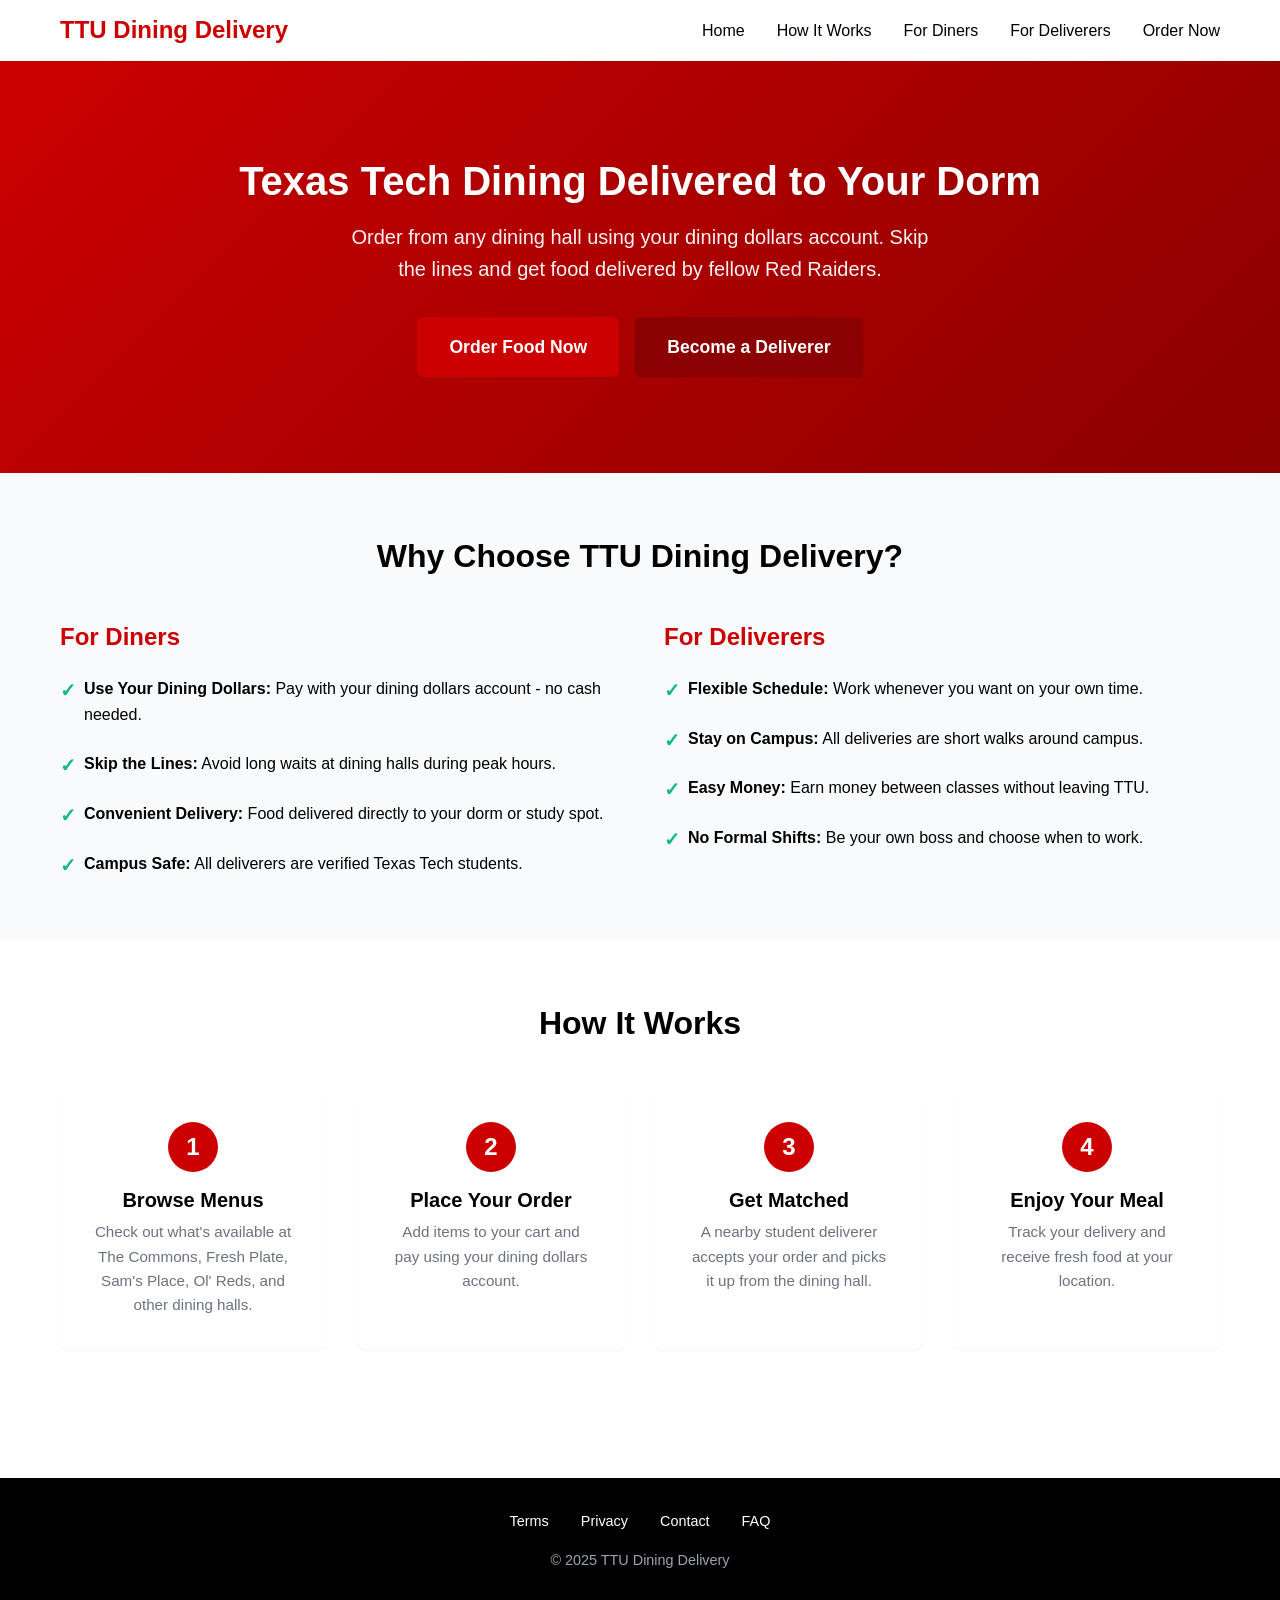
<file: index.html>
<!DOCTYPE html>
<html lang="en">
<head>
    <meta charset="UTF-8">
    <meta name="viewport" content="width=device-width, initial-scale=1.0">
    <title>Order Food - TTU Dining Delivery</title>
    <link rel="stylesheet" href="CSS/styles.css">
</head>
<body>
    <nav class="navbar">
        <div class="container">
            <div class="logo">
                <h1>TTU Dining Delivery</h1>
            </div>
            <ul class="nav-links">
                <li><a href="index.html">Home</a></li>
                <li><a href="#how-it-works">How It Works</a></li>
                <li><a href="#for-students">For Diners</a></li>
                <li><a href="#for-deliverers">For Deliverers</a></li>
                <li><a href="student-dashboard.html">Order Now</a></li>
            </ul>
        </div>
    </nav>

    <section class="hero">
        <div class="container">
            <h2>Texas Tech Dining Delivered to Your Dorm</h2>
            <p class="hero-description">
                Order from any dining hall using your dining dollars account. Skip the lines and get food delivered by fellow Red Raiders.
            </p>
            <div class="cta-buttons">
                <a href="student-dashboard.html" class="btn btn-primary btn-large">Order Food Now</a>
                <a href="projects.html" class="btn btn-secondary btn-large">Become a Deliverer</a>
            </div>
        </div>
    </section>

    <section class="value-propositions" id="for-students">
        <div class="container">
            <h2>Why Choose TTU Dining Delivery?</h2>
            <div class="two-column">
                <div class="column">
                    <h3>For Diners</h3>
                    <ul class="benefits-list">
                        <li><strong>Use Your Dining Dollars:</strong> Pay with your dining dollars account - no cash needed.</li>
                        <li><strong>Skip the Lines:</strong> Avoid long waits at dining halls during peak hours.</li>
                        <li><strong>Convenient Delivery:</strong> Food delivered directly to your dorm or study spot.</li>
                        <li><strong>Campus Safe:</strong> All deliverers are verified Texas Tech students.</li>
                    </ul>
                </div>

                <div class="column" id="for-deliverers">
                    <h3>For Deliverers</h3>
                    <ul class="benefits-list">
                        <li><strong>Flexible Schedule:</strong> Work whenever you want on your own time.</li>
                        <li><strong>Stay on Campus:</strong> All deliveries are short walks around campus.</li>
                        <li><strong>Easy Money:</strong> Earn money between classes without leaving TTU.</li>
                        <li><strong>No Formal Shifts:</strong> Be your own boss and choose when to work.</li>
                    </ul>
                </div>
            </div>
        </div>
    </section>

    <section class="how-it-works" id="how-it-works">
        <div class="container">
            <h2>How It Works</h2>
            <div class="steps">
                <div class="step">
                    <div class="step-number">1</div>
                    <h3>Browse Menus</h3>
                    <p>Check out what's available at The Commons, Fresh Plate, Sam's Place, Ol' Reds, and other dining halls.</p>
                </div>
                <div class="step">
                    <div class="step-number">2</div>
                    <h3>Place Your Order</h3>
                    <p>Add items to your cart and pay using your dining dollars account.</p>
                </div>
                <div class="step">
                    <div class="step-number">3</div>
                    <h3>Get Matched</h3>
                    <p>A nearby student deliverer accepts your order and picks it up from the dining hall.</p>
                </div>
                <div class="step">
                    <div class="step-number">4</div>
                    <h3>Enjoy Your Meal</h3>
                    <p>Track your delivery and receive fresh food at your location.</p>
                </div>
            </div>
        </div>
    </section>

    <footer class="site-footer">
        <div class="container">
            <div class="footer-links">
                <a href="#terms">Terms</a>
                <a href="#privacy">Privacy</a>
                <a href="#contact">Contact</a>
                <a href="#faq">FAQ</a>
            </div>
            <p class="copyright">&copy; 2025 TTU Dining Delivery</p>
        </div>
    </footer>
</body>
</html>
</file>
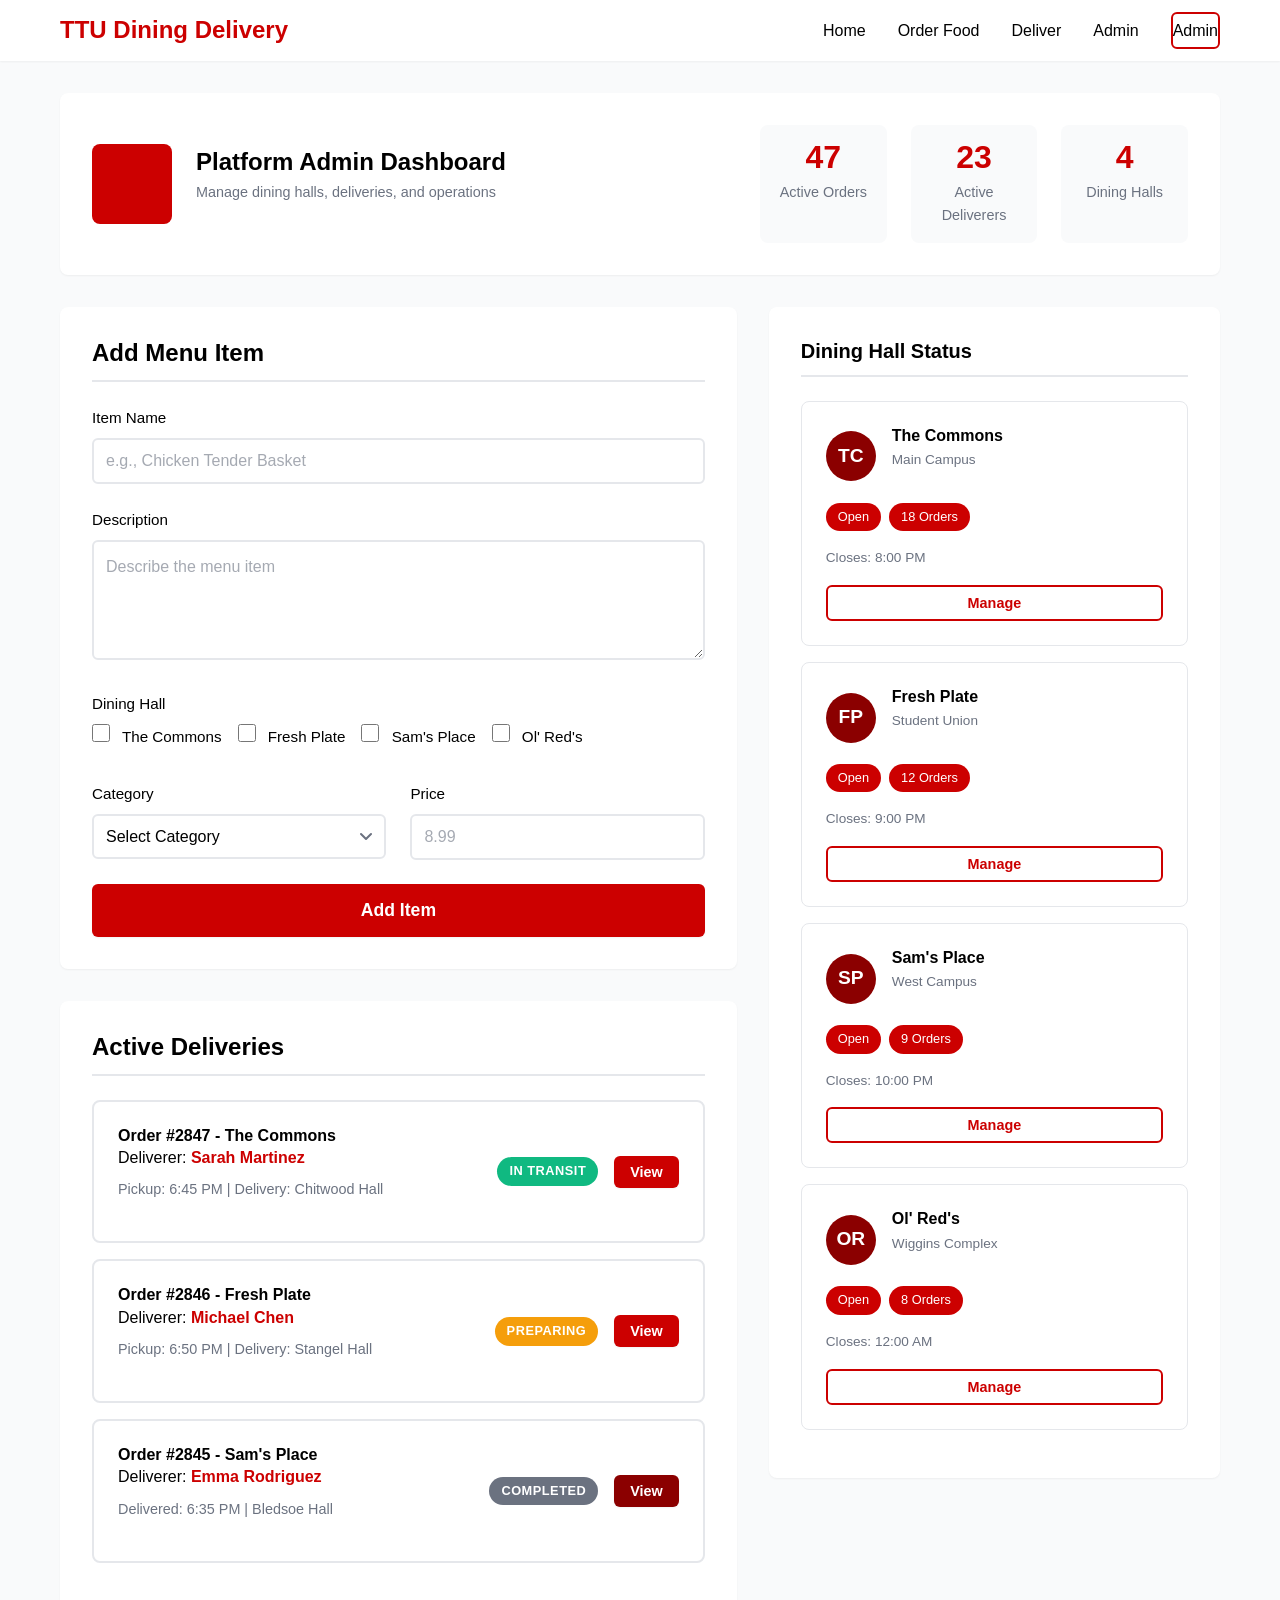
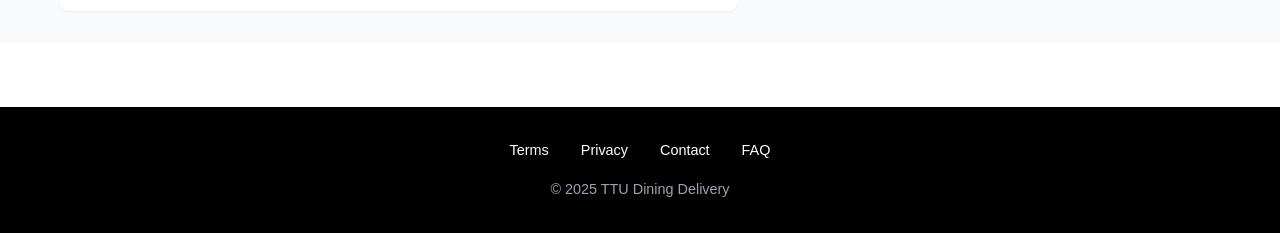
<file: company-dashboard.html>
<!DOCTYPE html>
<html lang="en">
<head>
    <meta charset="UTF-8">
    <meta name="viewport" content="width=device-width, initial-scale=1.0">
    <title>Admin Dashboard - TTU Dining Delivery</title>
    <link rel="stylesheet" href="CSS/styles.css">
</head>
<body>
    <nav class="navbar">
        <div class="container">
            <div class="logo">
                <h1>TTU Dining Delivery</h1>
            </div>
            <ul class="nav-links">
                <li><a href="index.html">Home</a></li>
                <li><a href="student-dashboard.html">Order Food</a></li>
                <li><a href="projects.html">Deliver</a></li>
                <li><a href="company-dashboard.html">Admin</a></li>
                <li><a href="#profile" class="btn-login">Admin</a></li>
            </ul>
        </div>
    </nav>

    <main class="dashboard-main">
        <div class="container">
            <div class="dashboard-header">
                <div class="company-header">
                    <div class="company-info">
                        <div class="company-logo-large"></div>
                        <div>
                            <h2>Platform Admin Dashboard</h2>
                            <p class="company-tagline">Manage dining halls, deliveries, and operations</p>
                        </div>
                    </div>
                    <div class="quick-stats">
                        <div class="stat-card">
                            <span class="stat-number">47</span>
                            <span class="stat-label">Active Orders</span>
                        </div>
                        <div class="stat-card">
                            <span class="stat-number">23</span>
                            <span class="stat-label">Active Deliverers</span>
                        </div>
                        <div class="stat-card">
                            <span class="stat-number">4</span>
                            <span class="stat-label">Dining Halls</span>
                        </div>
                    </div>
                </div>
            </div>

            <div class="company-grid dashboard-grid">
                <div class="main-content">
                    <section class="post-project-section">
                        <h3>Add Menu Item</h3>
                        <form class="project-form">
                            <div class="form-group">
                                <label for="item-name">Item Name</label>
                                <input type="text" id="item-name" name="item-name" placeholder="e.g., Chicken Tender Basket" required>
                            </div>

                            <div class="form-group">
                                <label for="item-description">Description</label>
                                <textarea id="item-description" name="item-description" placeholder="Describe the menu item" required></textarea>
                            </div>

                            <div class="form-group">
                                <label>Dining Hall</label>
                                <div class="skills-checkboxes">
                                    <label class="checkbox-label">
                                        <input type="checkbox" name="dining-hall" value="commons">
                                        The Commons
                                    </label>
                                    <label class="checkbox-label">
                                        <input type="checkbox" name="dining-hall" value="fresh-plate">
                                        Fresh Plate
                                    </label>
                                    <label class="checkbox-label">
                                        <input type="checkbox" name="dining-hall" value="sams">
                                        Sam's Place
                                    </label>
                                    <label class="checkbox-label">
                                        <input type="checkbox" name="dining-hall" value="olreds">
                                        Ol' Red's
                                    </label>
                                </div>
                            </div>

                            <div class="form-row">
                                <div class="form-group">
                                    <label for="category">Category</label>
                                    <select id="category" name="category" required>
                                        <option value="">Select Category</option>
                                        <option value="entree">Entree</option>
                                        <option value="side">Side</option>
                                        <option value="drink">Drink</option>
                                        <option value="dessert">Dessert</option>
                                    </select>
                                </div>

                                <div class="form-group">
                                    <label for="price">Price</label>
                                    <input type="number" id="price" name="price" placeholder="8.99" min="0" step="0.01" required>
                                </div>
                            </div>

                            <button type="submit" class="btn btn-primary btn-large btn-full">Add Item</button>
                        </form>
                    </section>

                    <section class="posted-projects">
                        <h3>Active Deliveries</h3>

                        <div class="project-card posted">
                            <div class="project-info">
                                <h4>Order #2847 - The Commons</h4>
                                <div class="applications-count">
                                    Deliverer: <strong>Sarah Martinez</strong>
                                </div>
                                <p class="posted-date">Pickup: 6:45 PM | Delivery: Chitwood Hall</p>
                            </div>
                            <span class="project-status active">In Transit</span>
                            <button class="btn btn-primary btn-small">View</button>
                        </div>

                        <div class="project-card posted">
                            <div class="project-info">
                                <h4>Order #2846 - Fresh Plate</h4>
                                <div class="applications-count">
                                    Deliverer: <strong>Michael Chen</strong>
                                </div>
                                <p class="posted-date">Pickup: 6:50 PM | Delivery: Stangel Hall</p>
                            </div>
                            <span class="project-status pending">Preparing</span>
                            <button class="btn btn-primary btn-small">View</button>
                        </div>

                        <div class="project-card posted">
                            <div class="project-info">
                                <h4>Order #2845 - Sam's Place</h4>
                                <div class="applications-count">
                                    Deliverer: <strong>Emma Rodriguez</strong>
                                </div>
                                <p class="posted-date">Delivered: 6:35 PM | Bledsoe Hall</p>
                            </div>
                            <span class="project-status closed">Completed</span>
                            <button class="btn btn-secondary btn-small">View</button>
                        </div>
                    </section>
                </div>

                <aside class="sidebar">
                    <div class="recent-applications">
                        <h3>Dining Hall Status</h3>

                        <div class="application-card">
                            <div class="applicant-info">
                                <div class="applicant-avatar">TC</div>
                                <div>
                                    <h4>The Commons</h4>
                                    <p class="applied-to">Main Campus</p>
                                </div>
                            </div>
                            <div class="applicant-skills">
                                <span class="skill-tag">Open</span>
                                <span class="skill-tag">18 Orders</span>
                            </div>
                            <p class="application-date">Closes: 8:00 PM</p>
                            <div class="application-actions">
                                <button class="btn btn-outline btn-small btn-full">Manage</button>
                            </div>
                        </div>

                        <div class="application-card">
                            <div class="applicant-info">
                                <div class="applicant-avatar">FP</div>
                                <div>
                                    <h4>Fresh Plate</h4>
                                    <p class="applied-to">Student Union</p>
                                </div>
                            </div>
                            <div class="applicant-skills">
                                <span class="skill-tag">Open</span>
                                <span class="skill-tag">12 Orders</span>
                            </div>
                            <p class="application-date">Closes: 9:00 PM</p>
                            <div class="application-actions">
                                <button class="btn btn-outline btn-small btn-full">Manage</button>
                            </div>
                        </div>

                        <div class="application-card">
                            <div class="applicant-info">
                                <div class="applicant-avatar">SP</div>
                                <div>
                                    <h4>Sam's Place</h4>
                                    <p class="applied-to">West Campus</p>
                                </div>
                            </div>
                            <div class="applicant-skills">
                                <span class="skill-tag">Open</span>
                                <span class="skill-tag">9 Orders</span>
                            </div>
                            <p class="application-date">Closes: 10:00 PM</p>
                            <div class="application-actions">
                                <button class="btn btn-outline btn-small btn-full">Manage</button>
                            </div>
                        </div>

                        <div class="application-card">
                            <div class="applicant-info">
                                <div class="applicant-avatar">OR</div>
                                <div>
                                    <h4>Ol' Red's</h4>
                                    <p class="applied-to">Wiggins Complex</p>
                                </div>
                            </div>
                            <div class="applicant-skills">
                                <span class="skill-tag">Open</span>
                                <span class="skill-tag">8 Orders</span>
                            </div>
                            <p class="application-date">Closes: 12:00 AM</p>
                            <div class="application-actions">
                                <button class="btn btn-outline btn-small btn-full">Manage</button>
                            </div>
                        </div>
                    </div>
                </aside>
            </div>
        </div>
    </main>

    <footer class="site-footer">
        <div class="container">
            <div class="footer-links">
                <a href="#terms">Terms</a>
                <a href="#privacy">Privacy</a>
                <a href="#contact">Contact</a>
                <a href="#faq">FAQ</a>
            </div>
            <p class="copyright">&copy; 2025 TTU Dining Delivery</p>
        </div>
    </footer>
</body>
</html>
</file>
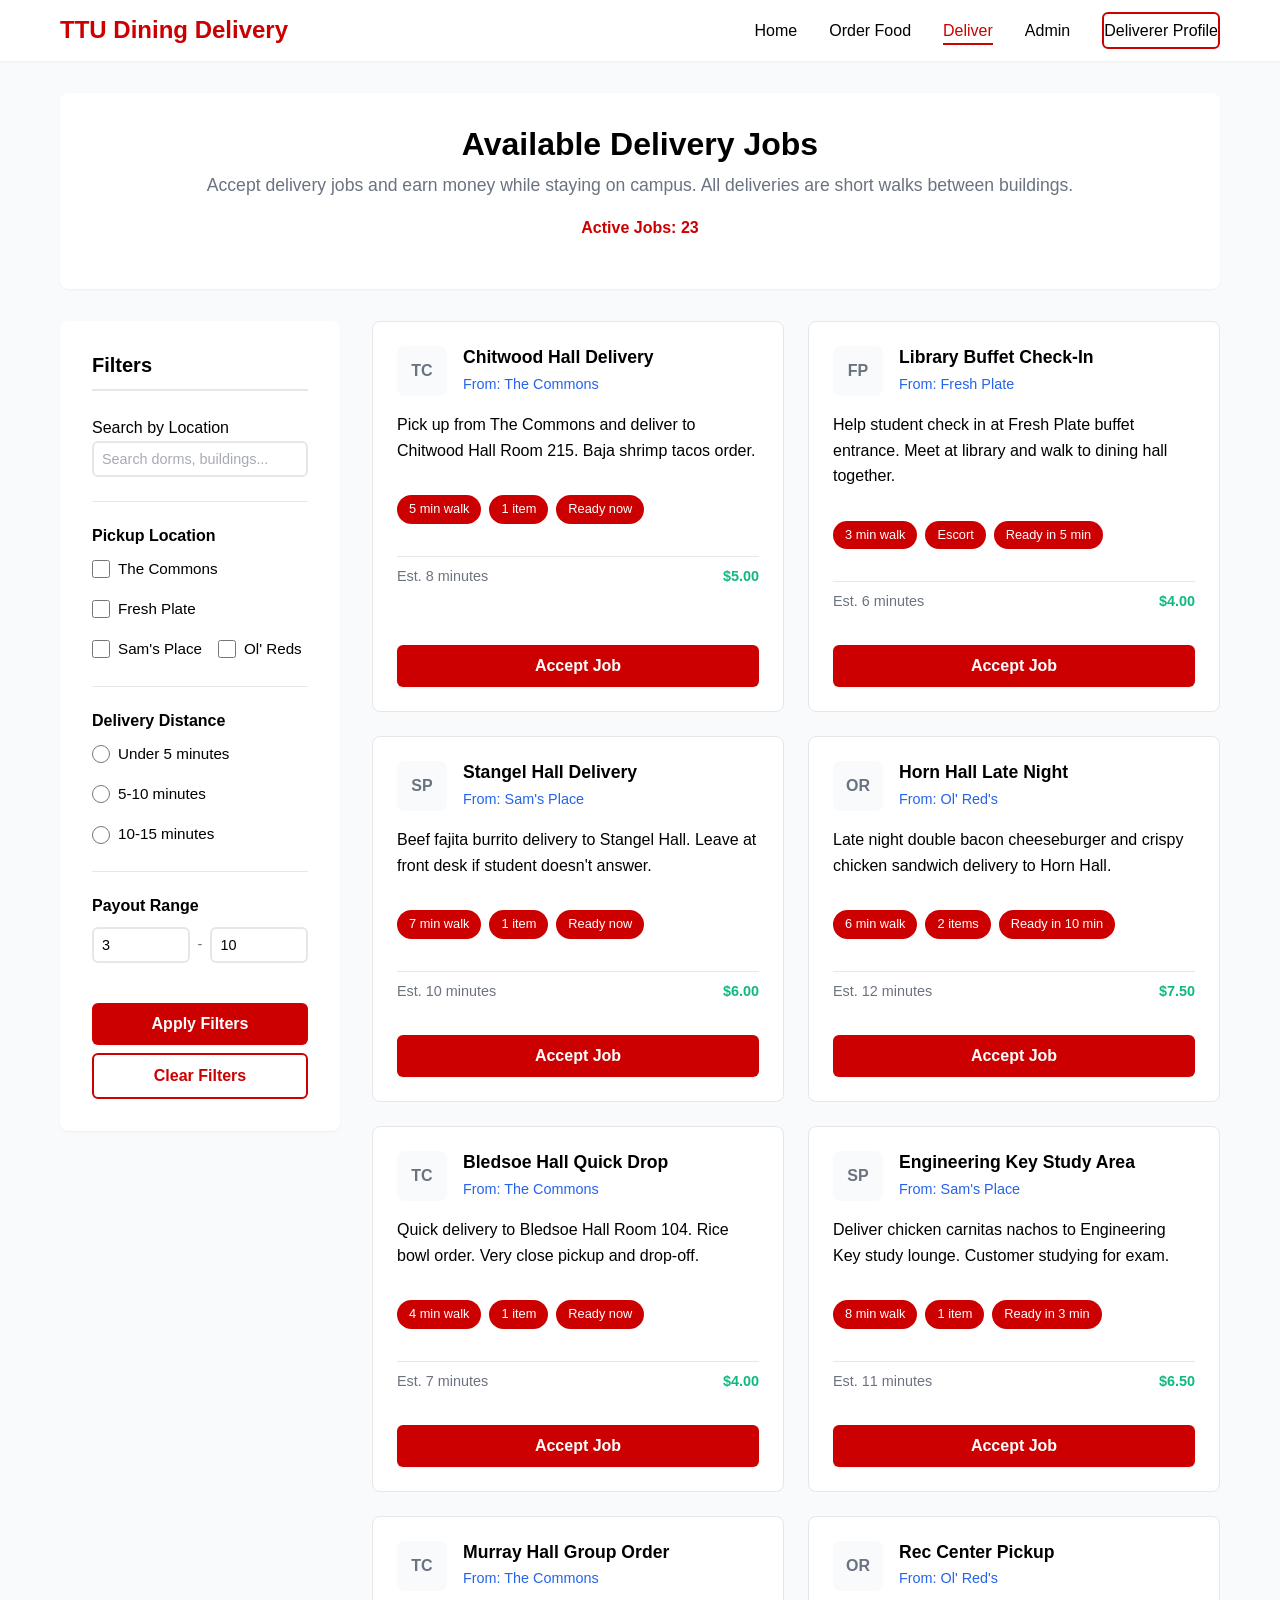
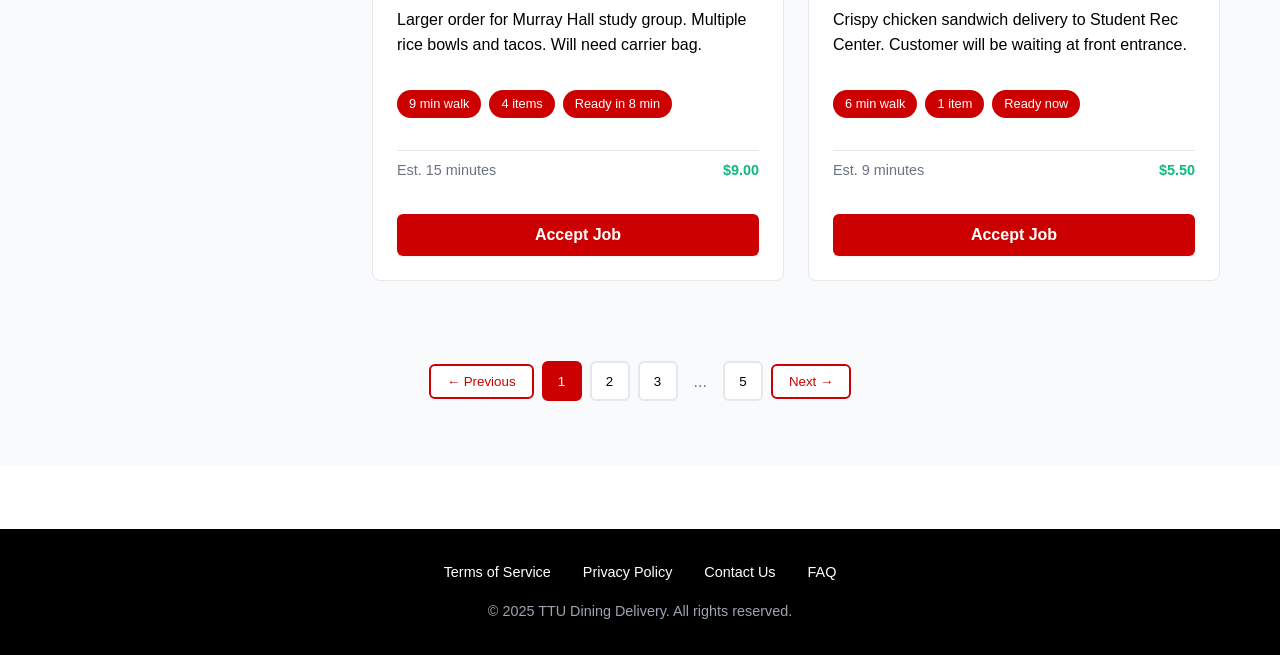
<file: projects.html>
<!DOCTYPE html>
<html lang="en">
<head>
    <meta charset="UTF-8">
    <meta name="viewport" content="width=device-width, initial-scale=1.0">
    <title>Delivery Jobs - TTU Dining Delivery</title>
    <link rel="stylesheet" href="CSS/styles.css">
</head>
<body>
    <nav class="navbar">
        <div class="container">
            <div class="logo">
                <h1>TTU Dining Delivery</h1>
            </div>
            <ul class="nav-links">
                <li><a href="index.html">Home</a></li>
                <li><a href="student-dashboard.html">Order Food</a></li>
                <li><a href="projects.html" aria-current="page">Deliver</a></li>
                <li><a href="company-dashboard.html">Admin</a></li>
                <li><a href="#profile" class="btn-login">Deliverer Profile</a></li>
            </ul>
        </div>
    </nav>

    <main class="projects-main">
        <div class="container">
            <div class="page-header">
                <h2>Available Delivery Jobs</h2>
                <p class="page-description">
                    Accept delivery jobs and earn money while staying on campus. All deliveries are short walks between buildings.
                </p>
                <p class="project-count">Active Jobs: <strong>23</strong></p>
            </div>

            <div class="projects-layout">
                <aside class="filters-sidebar">
                    <h3>Filters</h3>

                    <div class="filter-group">
                        <label for="search">Search by Location</label>
                        <input type="search" id="search" name="search" placeholder="Search dorms, buildings...">
                    </div>

                    <div class="filter-group">
                        <h4>Pickup Location</h4>
                        <div class="filter-checkboxes">
                            <label class="checkbox-label">
                                <input type="checkbox" name="pickup" value="commons">
                                The Commons
                            </label>
                            <label class="checkbox-label">
                                <input type="checkbox" name="pickup" value="fresh-plate">
                                Fresh Plate
                            </label>
                            <label class="checkbox-label">
                                <input type="checkbox" name="pickup" value="sams">
                                Sam's Place
                            </label>
                            <label class="checkbox-label">
                                <input type="checkbox" name="pickup" value="olreds">
                                Ol' Reds
                            </label>
                        </div>
                    </div>

                    <div class="filter-group">
                        <h4>Delivery Distance</h4>
                        <div class="filter-radios">
                            <label class="radio-label">
                                <input type="radio" name="distance" value="close">
                                Under 5 minutes
                            </label>
                            <label class="radio-label">
                                <input type="radio" name="distance" value="medium">
                                5-10 minutes
                            </label>
                            <label class="radio-label">
                                <input type="radio" name="distance" value="far">
                                10-15 minutes
                            </label>
                        </div>
                    </div>

                    <div class="filter-group">
                        <h4>Payout Range</h4>
                        <div class="compensation-inputs">
                            <input type="number" placeholder="Min" min="0" value="3">
                            <span class="range-separator">-</span>
                            <input type="number" placeholder="Max" min="0" value="10">
                        </div>
                    </div>

                    <button class="btn btn-primary btn-apply-filters">Apply Filters</button>
                    <button class="btn btn-outline btn-clear-filters">Clear Filters</button>
                </aside>

                <div class="projects-listings">
                    <div class="project-listing-card">
                        <div class="card-header">
                            <div style="width: 50px; height: 50px; background-color: #f9fafb; border-radius: 8px; display: flex; align-items: center; justify-content: center; font-weight: bold; color: #6b7280;">TC</div>
                            <div>
                                <h3>Chitwood Hall Delivery</h3>
                                <p style="margin: 0; color: #2563eb; font-size: 0.9rem; font-weight: 500;">From: The Commons</p>
                            </div>
                        </div>
                        <p>Pick up from The Commons and deliver to Chitwood Hall Room 215. Baja shrimp tacos order.</p>
                        <div class="skills-tags">
                            <span class="skill-tag">5 min walk</span>
                            <span class="skill-tag">1 item</span>
                            <span class="skill-tag">Ready now</span>
                        </div>
                        <div class="project-meta">
                            <span class="duration">Est. 8 minutes</span>
                            <span style="font-weight: 600; color: #10b981;">$5.00</span>
                        </div>
                        <button class="btn btn-primary">Accept Job</button>
                    </div>

                    <div class="project-listing-card">
                        <div class="card-header">
                            <div style="width: 50px; height: 50px; background-color: #f9fafb; border-radius: 8px; display: flex; align-items: center; justify-content: center; font-weight: bold; color: #6b7280;">FP</div>
                            <div>
                                <h3>Library Buffet Check-In</h3>
                                <p style="margin: 0; color: #2563eb; font-size: 0.9rem; font-weight: 500;">From: Fresh Plate</p>
                            </div>
                        </div>
                        <p>Help student check in at Fresh Plate buffet entrance. Meet at library and walk to dining hall together.</p>
                        <div class="skills-tags">
                            <span class="skill-tag">3 min walk</span>
                            <span class="skill-tag">Escort</span>
                            <span class="skill-tag">Ready in 5 min</span>
                        </div>
                        <div class="project-meta">
                            <span class="duration">Est. 6 minutes</span>
                            <span style="font-weight: 600; color: #10b981;">$4.00</span>
                        </div>
                        <button class="btn btn-primary">Accept Job</button>
                    </div>

                    <div class="project-listing-card">
                        <div class="card-header">
                            <div style="width: 50px; height: 50px; background-color: #f9fafb; border-radius: 8px; display: flex; align-items: center; justify-content: center; font-weight: bold; color: #6b7280;">SP</div>
                            <div>
                                <h3>Stangel Hall Delivery</h3>
                                <p style="margin: 0; color: #2563eb; font-size: 0.9rem; font-weight: 500;">From: Sam's Place</p>
                            </div>
                        </div>
                        <p>Beef fajita burrito delivery to Stangel Hall. Leave at front desk if student doesn't answer.</p>
                        <div class="skills-tags">
                            <span class="skill-tag">7 min walk</span>
                            <span class="skill-tag">1 item</span>
                            <span class="skill-tag">Ready now</span>
                        </div>
                        <div class="project-meta">
                            <span class="duration">Est. 10 minutes</span>
                            <span style="font-weight: 600; color: #10b981;">$6.00</span>
                        </div>
                        <button class="btn btn-primary">Accept Job</button>
                    </div>

                    <div class="project-listing-card">
                        <div class="card-header">
                            <div style="width: 50px; height: 50px; background-color: #f9fafb; border-radius: 8px; display: flex; align-items: center; justify-content: center; font-weight: bold; color: #6b7280;">OR</div>
                            <div>
                                <h3>Horn Hall Late Night</h3>
                                <p style="margin: 0; color: #2563eb; font-size: 0.9rem; font-weight: 500;">From: Ol' Red's</p>
                            </div>
                        </div>
                        <p>Late night double bacon cheeseburger and crispy chicken sandwich delivery to Horn Hall.</p>
                        <div class="skills-tags">
                            <span class="skill-tag">6 min walk</span>
                            <span class="skill-tag">2 items</span>
                            <span class="skill-tag">Ready in 10 min</span>
                        </div>
                        <div class="project-meta">
                            <span class="duration">Est. 12 minutes</span>
                            <span style="font-weight: 600; color: #10b981;">$7.50</span>
                        </div>
                        <button class="btn btn-primary">Accept Job</button>
                    </div>

                    <div class="project-listing-card">
                        <div class="card-header">
                            <div style="width: 50px; height: 50px; background-color: #f9fafb; border-radius: 8px; display: flex; align-items: center; justify-content: center; font-weight: bold; color: #6b7280;">TC</div>
                            <div>
                                <h3>Bledsoe Hall Quick Drop</h3>
                                <p style="margin: 0; color: #2563eb; font-size: 0.9rem; font-weight: 500;">From: The Commons</p>
                            </div>
                        </div>
                        <p>Quick delivery to Bledsoe Hall Room 104. Rice bowl order. Very close pickup and drop-off.</p>
                        <div class="skills-tags">
                            <span class="skill-tag">4 min walk</span>
                            <span class="skill-tag">1 item</span>
                            <span class="skill-tag">Ready now</span>
                        </div>
                        <div class="project-meta">
                            <span class="duration">Est. 7 minutes</span>
                            <span style="font-weight: 600; color: #10b981;">$4.00</span>
                        </div>
                        <button class="btn btn-primary">Accept Job</button>
                    </div>

                    <div class="project-listing-card">
                        <div class="card-header">
                            <div style="width: 50px; height: 50px; background-color: #f9fafb; border-radius: 8px; display: flex; align-items: center; justify-content: center; font-weight: bold; color: #6b7280;">SP</div>
                            <div>
                                <h3>Engineering Key Study Area</h3>
                                <p style="margin: 0; color: #2563eb; font-size: 0.9rem; font-weight: 500;">From: Sam's Place</p>
                            </div>
                        </div>
                        <p>Deliver chicken carnitas nachos to Engineering Key study lounge. Customer studying for exam.</p>
                        <div class="skills-tags">
                            <span class="skill-tag">8 min walk</span>
                            <span class="skill-tag">1 item</span>
                            <span class="skill-tag">Ready in 3 min</span>
                        </div>
                        <div class="project-meta">
                            <span class="duration">Est. 11 minutes</span>
                            <span style="font-weight: 600; color: #10b981;">$6.50</span>
                        </div>
                        <button class="btn btn-primary">Accept Job</button>
                    </div>

                    <div class="project-listing-card">
                        <div class="card-header">
                            <div style="width: 50px; height: 50px; background-color: #f9fafb; border-radius: 8px; display: flex; align-items: center; justify-content: center; font-weight: bold; color: #6b7280;">TC</div>
                            <div>
                                <h3>Murray Hall Group Order</h3>
                                <p style="margin: 0; color: #2563eb; font-size: 0.9rem; font-weight: 500;">From: The Commons</p>
                            </div>
                        </div>
                        <p>Larger order for Murray Hall study group. Multiple rice bowls and tacos. Will need carrier bag.</p>
                        <div class="skills-tags">
                            <span class="skill-tag">9 min walk</span>
                            <span class="skill-tag">4 items</span>
                            <span class="skill-tag">Ready in 8 min</span>
                        </div>
                        <div class="project-meta">
                            <span class="duration">Est. 15 minutes</span>
                            <span style="font-weight: 600; color: #10b981;">$9.00</span>
                        </div>
                        <button class="btn btn-primary">Accept Job</button>
                    </div>

                    <div class="project-listing-card">
                        <div class="card-header">
                            <div style="width: 50px; height: 50px; background-color: #f9fafb; border-radius: 8px; display: flex; align-items: center; justify-content: center; font-weight: bold; color: #6b7280;">OR</div>
                            <div>
                                <h3>Rec Center Pickup</h3>
                                <p style="margin: 0; color: #2563eb; font-size: 0.9rem; font-weight: 500;">From: Ol' Red's</p>
                            </div>
                        </div>
                        <p>Crispy chicken sandwich delivery to Student Rec Center. Customer will be waiting at front entrance.</p>
                        <div class="skills-tags">
                            <span class="skill-tag">6 min walk</span>
                            <span class="skill-tag">1 item</span>
                            <span class="skill-tag">Ready now</span>
                        </div>
                        <div class="project-meta">
                            <span class="duration">Est. 9 minutes</span>
                            <span style="font-weight: 600; color: #10b981;">$5.50</span>
                        </div>
                        <button class="btn btn-primary">Accept Job</button>
                    </div>
                </div>
            </div>

            <div class="pagination">
                <button class="pagination-btn">← Previous</button>
                <div class="page-numbers">
                    <button class="page-number active">1</button>
                    <button class="page-number">2</button>
                    <button class="page-number">3</button>
                    <span class="page-ellipsis">...</span>
                    <button class="page-number">5</button>
                </div>
                <button class="pagination-btn">Next →</button>
            </div>
        </div>
    </main>

    <footer class="site-footer">
        <div class="container">
            <div class="footer-links">
                <a href="#terms">Terms of Service</a>
                <a href="#privacy">Privacy Policy</a>
                <a href="#contact">Contact Us</a>
                <a href="#faq">FAQ</a>
            </div>
            <p class="copyright">&copy; 2025 TTU Dining Delivery. All rights reserved.</p>
        </div>
    </footer>
</body>
</html>
</file>
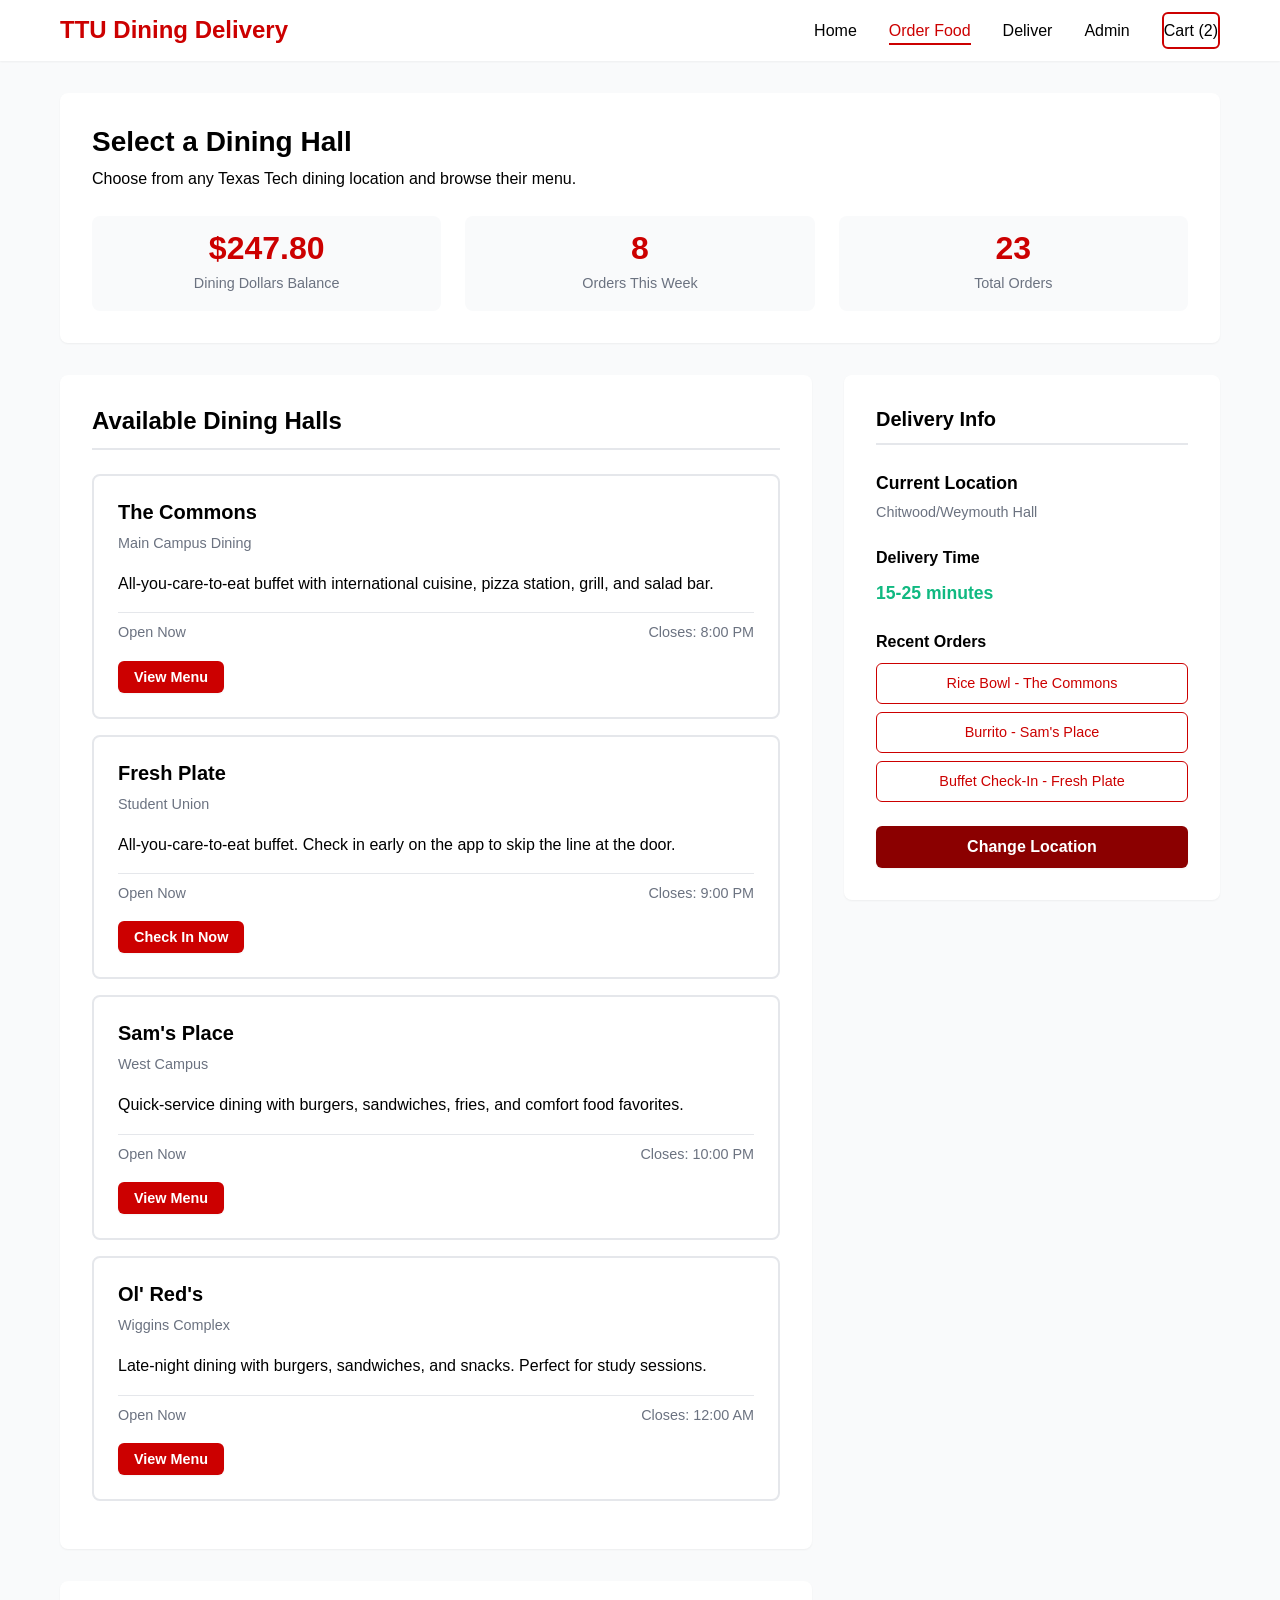
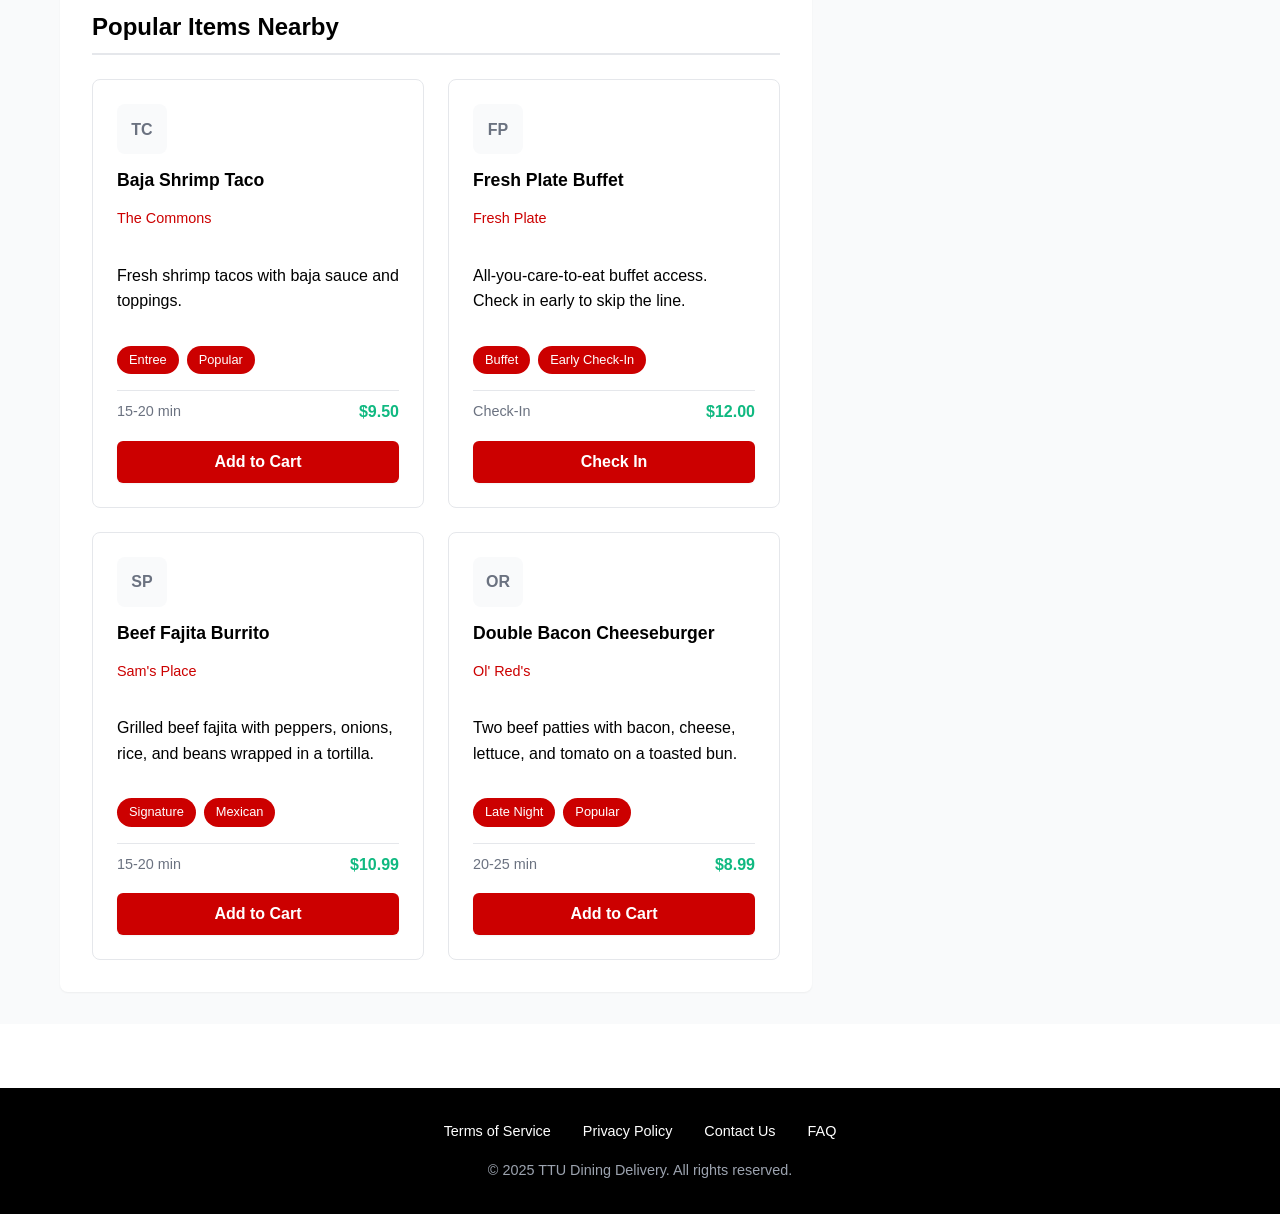
<file: student-dashboard.html>
<!DOCTYPE html>
<html lang="en">
<head>
    <meta charset="UTF-8">
    <meta name="viewport" content="width=device-width, initial-scale=1.0">
    <title>Order Food - TTU Dining Delivery</title>
    <link rel="stylesheet" href="CSS/styles.css">
</head>
<body>
    <nav class="navbar">
        <div class="container">
            <div class="logo">
                <h1>TTU Dining Delivery</h1>
            </div>
            <ul class="nav-links">
                <li><a href="index.html">Home</a></li>
                <li><a href="student-dashboard.html" aria-current="page">Order Food</a></li>
                <li><a href="projects.html">Deliver</a></li>
                <li><a href="company-dashboard.html">Admin</a></li>
                <li><a href="#cart" class="btn-login">Cart (2)</a></li>
            </ul>
        </div>
    </nav>

    <main class="dashboard-main">
        <div class="container">
            <div class="dashboard-header">
                <div class="welcome-section">
                    <h2>Select a Dining Hall</h2>
                    <p>Choose from any Texas Tech dining location and browse their menu.</p>
                </div>

                <div class="quick-stats">
                    <div class="stat-card">
                        <span class="stat-number">$247.80</span>
                        <span class="stat-label">Dining Dollars Balance</span>
                    </div>
                    <div class="stat-card">
                        <span class="stat-number">8</span>
                        <span class="stat-label">Orders This Week</span>
                    </div>
                    <div class="stat-card">
                        <span class="stat-number">23</span>
                        <span class="stat-label">Total Orders</span>
                    </div>
                </div>
            </div>

            <div class="dashboard-grid">
                <div class="main-content">
                    <section class="active-projects">
                        <h3>Available Dining Halls</h3>
                        
                        <div class="project-card">
                            <div class="project-header">
                                <h4>The Commons</h4>
                                <p class="company-name">Main Campus Dining</p>
                            </div>
                            <p>All-you-care-to-eat buffet with international cuisine, pizza station, grill, and salad bar.</p>
                            <div class="project-meta">
                                <span>Open Now</span>
                                <span class="deadline">Closes: 8:00 PM</span>
                            </div>
                            <button class="btn btn-primary btn-small">View Menu</button>
                        </div>

                        <div class="project-card">
                            <div class="project-header">
                                <h4>Fresh Plate</h4>
                                <p class="company-name">Student Union</p>
                            </div>
                            <p>All-you-care-to-eat buffet. Check in early on the app to skip the line at the door.</p>
                            <div class="project-meta">
                                <span>Open Now</span>
                                <span class="deadline">Closes: 9:00 PM</span>
                            </div>
                            <button class="btn btn-primary btn-small">Check In Now</button>
                        </div>

                        <div class="project-card">
                            <div class="project-header">
                                <h4>Sam's Place</h4>
                                <p class="company-name">West Campus</p>
                            </div>
                            <p>Quick-service dining with burgers, sandwiches, fries, and comfort food favorites.</p>
                            <div class="project-meta">
                                <span>Open Now</span>
                                <span class="deadline">Closes: 10:00 PM</span>
                            </div>
                            <button class="btn btn-primary btn-small">View Menu</button>
                        </div>

                        <div class="project-card">
                            <div class="project-header">
                                <h4>Ol' Red's</h4>
                                <p class="company-name">Wiggins Complex</p>
                            </div>
                            <p>Late-night dining with burgers, sandwiches, and snacks. Perfect for study sessions.</p>
                            <div class="project-meta">
                                <span>Open Now</span>
                                <span class="deadline">Closes: 12:00 AM</span>
                            </div>
                            <button class="btn btn-primary btn-small">View Menu</button>
                        </div>
                    </section>

                    <section class="available-opportunities">
                        <h3>Popular Items Nearby</h3>
                        <div class="opportunities-grid">
                            <div class="opportunity-card">
                                <div style="width: 50px; height: 50px; background-color: #f9fafb; border-radius: 8px; display: flex; align-items: center; justify-content: center; font-weight: bold; color: #6b7280;">TC</div>
                                <h4>Baja Shrimp Taco</h4>
                                <p class="company">The Commons</p>
                                <p>Fresh shrimp tacos with baja sauce and toppings.</p>
                                <div class="skills-tags">
                                    <span class="skill-tag">Entree</span>
                                    <span class="skill-tag">Popular</span>
                                </div>
                                <div class="opportunity-meta">
                                    <span class="duration">15-20 min</span>
                                    <span class="compensation">$9.50</span>
                                </div>
                                <button class="btn btn-primary btn-full">Add to Cart</button>
                            </div>

                            <div class="opportunity-card">
                                <div style="width: 50px; height: 50px; background-color: #f9fafb; border-radius: 8px; display: flex; align-items: center; justify-content: center; font-weight: bold; color: #6b7280;">FP</div>
                                <h4>Fresh Plate Buffet</h4>
                                <p class="company">Fresh Plate</p>
                                <p>All-you-care-to-eat buffet access. Check in early to skip the line.</p>
                                <div class="skills-tags">
                                    <span class="skill-tag">Buffet</span>
                                    <span class="skill-tag">Early Check-In</span>
                                </div>
                                <div class="opportunity-meta">
                                    <span class="duration">Check-In</span>
                                    <span class="compensation">$12.00</span>
                                </div>
                                <button class="btn btn-primary btn-full">Check In</button>
                            </div>

                            <div class="opportunity-card">
                                <div style="width: 50px; height: 50px; background-color: #f9fafb; border-radius: 8px; display: flex; align-items: center; justify-content: center; font-weight: bold; color: #6b7280;">SP</div>
                                <h4>Beef Fajita Burrito</h4>
                                <p class="company">Sam's Place</p>
                                <p>Grilled beef fajita with peppers, onions, rice, and beans wrapped in a tortilla.</p>
                                <div class="skills-tags">
                                    <span class="skill-tag">Signature</span>
                                    <span class="skill-tag">Mexican</span>
                                </div>
                                <div class="opportunity-meta">
                                    <span class="duration">15-20 min</span>
                                    <span class="compensation">$10.99</span>
                                </div>
                                <button class="btn btn-primary btn-full">Add to Cart</button>
                            </div>

                            <div class="opportunity-card">
                                <div style="width: 50px; height: 50px; background-color: #f9fafb; border-radius: 8px; display: flex; align-items: center; justify-content: center; font-weight: bold; color: #6b7280;">OR</div>
                                <h4>Double Bacon Cheeseburger</h4>
                                <p class="company">Ol' Red's</p>
                                <p>Two beef patties with bacon, cheese, lettuce, and tomato on a toasted bun.</p>
                                <div class="skills-tags">
                                    <span class="skill-tag">Late Night</span>
                                    <span class="skill-tag">Popular</span>
                                </div>
                                <div class="opportunity-meta">
                                    <span class="duration">20-25 min</span>
                                    <span class="compensation">$8.99</span>
                                </div>
                                <button class="btn btn-primary btn-full">Add to Cart</button>
                            </div>
                        </div>
                    </section>
                </div>

                <aside class="sidebar">
                    <div class="profile-summary">
                        <h3>Delivery Info</h3>
                        <div class="profile-info">
                            <div class="name">Current Location</div>
                            <div class="major">Chitwood/Weymouth Hall</div>
                        </div>

                        <div class="skills-section">
                            <h4>Delivery Time</h4>
                            <p style="color: #10b981; font-weight: 600; font-size: 1.1rem;">15-25 minutes</p>
                        </div>

                        <div class="portfolio-links">
                            <h4>Recent Orders</h4>
                            <a href="#order1" class="portfolio-link">Rice Bowl - The Commons</a>
                            <a href="#order2" class="portfolio-link">Burrito - Sam's Place</a>
                            <a href="#order3" class="portfolio-link">Buffet Check-In - Fresh Plate</a>
                        </div>

                        <button class="btn btn-secondary btn-full">Change Location</button>
                    </div>
                </aside>
            </div>
        </div>
    </main>

    <footer class="site-footer">
        <div class="container">
            <div class="footer-links">
                <a href="#terms">Terms of Service</a>
                <a href="#privacy">Privacy Policy</a>
                <a href="#contact">Contact Us</a>
                <a href="#faq">FAQ</a>
            </div>
            <p class="copyright">&copy; 2025 TTU Dining Delivery. All rights reserved.</p>
        </div>
    </footer>
</body>
</html>
</file>
<file: CSS/styles.css>
:root {
    /* PRIMARY COLORS - Main brand colors used throughout the site */
    --primary-color: #CC0000;      /* Blue - Used for main actions, links, emphasis */
    --secondary-color: #8B0000;    /* Purple - Used for secondary actions, accents */
    
    /* TEXT COLORS - For readability and hierarchy */
    --text-dark: #000000;          /* Dark gray - Main body text, headings */
    --text-light: #6b7280;         /* Medium gray - Secondary text, descriptions */
    
    /* BACKGROUND COLORS - For page sections and containers */
    --background: #ffffff;         /* White - Main page background */
    --background-alt: #f9fafb;     /* Light gray - Alternate sections, cards */
    
    /* BORDER AND DIVIDER COLORS */
    --border-color: #e5e7eb;       /* Light gray - Borders, dividers, outlines */
    
    /* STATUS COLORS - For feedback and states */
    --success-color: #10b981;      /* Green - Success messages, completed items */
    --error-color: #ef4444;        /* Red - Error messages, warnings */
    --warning-color: #f59e0b;      /* Orange - Warning states */
    --info-color: #3b82f6;         /* Blue - Information messages */
    
    /* SHADOW VALUES - For depth and elevation */
    --shadow-sm: 0 1px 2px rgba(0,0,0,0.05);
    --shadow-md: 0 4px 6px rgba(0,0,0,0.1);
    --shadow-lg: 0 10px 15px rgba(0,0,0,0.1);
    
    /* SPACING VALUES - For consistent spacing */
    --spacing-xs: 0.25rem;  /* 4px */
    --spacing-sm: 0.5rem;   /* 8px */
    --spacing-md: 1rem;     /* 16px */
    --spacing-lg: 1.5rem;   /* 24px */
    --spacing-xl: 2rem;     /* 32px */
    
    /* BORDER RADIUS - For rounded corners */
    --radius-sm: 4px;
    --radius-md: 6px;
    --radius-lg: 8px;
    --radius-full: 9999px;  /* Perfect circle */
    
    /* TRANSITION SPEED - For smooth animations */
    --transition-fast: 0.2s;
    --transition-normal: 0.3s;
    --transition-slow: 0.5s;
}

/* TODO: Customize Your Color Scheme
   Replace the color values above to match your team's Figma design.
   
   HINT: Use a color picker tool to get exact hex codes from your Figma prototype
   
   TIPS:
   - Keep contrast high for accessibility (text should be readable)
   - Use your primary color for important actions (buttons, links)
   - Use secondary color sparingly for accents
   - Test your colors on different screens
   
   EXAMPLE: If your design uses orange as the primary color:
   --primary-color: #f97316;
*/

/* ==========================================
   2. BASE STYLES & RESET
   ========================================== 
   
   WHAT IS A CSS RESET?
   Different browsers have different default styles for HTML elements.
   A CSS reset removes these inconsistencies so your site looks the
   same across all browsers.
   
   WHY DO WE NEED IT?
   Without a reset:
   - Margins and padding vary between browsers
   - Fonts sizes differ
   - Elements look inconsistent
   
   This section "resets" all elements to a consistent starting point.
*/

/* UNIVERSAL SELECTOR (*)
   Applies to EVERY element on the page
   The box-sizing property controls how width/height are calculated
   - border-box: width includes padding and border (easier to work with)
   - content-box: width is just the content (default, harder to calculate)
*/
* {
    margin: 0;              /* Remove default margins from all elements */
    padding: 0;             /* Remove default padding from all elements */
    box-sizing: border-box; /* Include padding and border in element's total width/height */
}

/* BODY ELEMENT
   The body is the main container for all visible content
   These styles affect the entire page
*/
body {
    /* FONT FAMILY
       The browser tries each font in order until it finds one installed
       This is called a "font stack" */
    font-family: -apple-system, BlinkMacSystemFont, 'Segoe UI', Roboto, 'Helvetica Neue', Arial, sans-serif;
    /* Explanation: 
       -apple-system = Apple's system font (Mac/iOS)
       BlinkMacSystemFont = Chrome on Mac
       'Segoe UI' = Windows system font
       Roboto = Android system font
       Fallbacks: Helvetica Neue, Arial, generic sans-serif
    */
    
    font-size: 16px;        /* Base font size (1rem = 16px) */
    line-height: 1.6;       /* Space between lines (1.6 = 160% of font size) */
    color: var(--text-dark);           /* Default text color */
    background-color: var(--background); /* Default page background */
    
    /* PREVENT HORIZONTAL SCROLL
       Sometimes content can cause horizontal scrolling, this prevents it */
    overflow-x: hidden;
}

/* HEADING ELEMENTS
   Ensure headings have consistent styling */
h1, h2, h3, h4, h5, h6 {
    line-height: 1.2;       /* Tighter line height for headings (looks better) */
    font-weight: 700;       /* Bold weight (700 = bold, 400 = normal) */
    color: var(--text-dark);
}

/* PARAGRAPH ELEMENTS */
p {
    margin-bottom: 1rem;    /* Space after paragraphs */
}

/* IMAGE ELEMENTS
   Make all images responsive by default */
img {
    max-width: 100%;        /* Image will never be wider than its container */
    height: auto;           /* Height scales proportionally with width */
    display: block;         /* Remove extra space below images (default is inline) */
}

/* LIST ELEMENTS
   Remove default bullet points and numbering */
ul, ol {
    list-style: none;       /* Remove bullets/numbers */
}

/* LINK ELEMENTS
   Remove default link styling */
a {
    text-decoration: none;  /* Remove underline */
    color: inherit;         /* Use the same color as parent element */
    transition: color var(--transition-normal) ease; /* Smooth color change on hover */
}

/* BUTTON ELEMENTS
   Inherit font from parent (buttons have different default fonts) */
button {
    font-family: inherit;   /* Use same font as body */
    cursor: pointer;        /* Show pointer cursor on hover */
}

/* TODO: Adjust Base Font Size
   If your design requires larger or smaller text, change the font-size
   on the body element. This will affect all rem units throughout the site.
   
   HINT: 1rem = whatever you set body font-size to
   EXAMPLE: If you set body font-size: 18px, then 2rem = 36px
*/

/* ==========================================
   3. LAYOUT UTILITIES
   ========================================== 
   
   WHAT ARE UTILITY CLASSES?
   Utility classes are reusable styles that you can apply to any element.
   Instead of writing the same CSS multiple times, create a utility class.
   
   EXAMPLE:
   Instead of: div { max-width: 1200px; margin: 0 auto; }
   Use: <div class="container">
*/

/* CONTAINER CLASS
   Centers content and constrains maximum width
   Used on every page to keep content from stretching too wide on large screens
*/
.container {
    max-width: 1200px;      /* Content never wider than 1200px */
    margin: 0 auto;         /* Center horizontally (0 top/bottom, auto left/right) */
    padding: 0 20px;        /* Space on left/right (20px) to prevent touching edges */
    width: 100%;            /* Take full width up to max-width */
}

/* TODO: Add More Utility Classes
   Common utility classes you might need:
   
   HINT: Text alignment utilities
   .text-center { text-align: center; }
   .text-left { text-align: left; }
   .text-right { text-align: right; }
   
   HINT: Display utilities
   .hide { display: none; }
   .show { display: block; }
   
   HINT: Margin utilities
   .mt-1 { margin-top: 1rem; }
   .mb-1 { margin-bottom: 1rem; }
   
   HINT: Flex utilities
   .flex { display: flex; }
   .flex-center { display: flex; justify-content: center; align-items: center; }
*/

/* SECTION SPACING
   Standard spacing for page sections */
.section {
    padding: 4rem 0;        /* 4rem top and bottom, 0 left and right */
}

/* ==========================================
   4. NAVIGATION BAR
   ========================================== 
   
   WHAT IS A NAVIGATION BAR?
   The navigation bar (navbar) appears at the top of every page.
   It helps users navigate between different pages of your site.
   
   KEY FEATURES:
   - Sticky positioning (stays at top when scrolling)
   - Horizontal layout (logo on left, links on right)
   - Responsive (collapses on mobile)
*/

.navbar {
    /* BACKGROUND AND SHADOW
       Background color and subtle shadow for depth */
    background-color: var(--background);
    box-shadow: var(--shadow-sm);
    
    /* PADDING
       Vertical spacing inside the navbar */
    padding: 1rem 0;
    
    /* Z-INDEX
       Controls stacking order (higher number = on top)
       Navbar needs high z-index to stay above other content */
    z-index: 1000;          /* Very high number to stay on top */
    
    /* STICKY POSITIONING
       TODO: Make navbar stick to top when scrolling
       HINT: Add these properties:
       position: sticky;
       top: 0;
       
       EXPLANATION:
       - position: sticky = Element scrolls normally until it hits the "top" value
       - top: 0 = When navbar reaches 0px from top of viewport, it sticks
       
       EXAMPLE: Try scrolling the page - navbar should stay at top
    */
    position: sticky;
    top: 0;
}

/* NAVBAR CONTAINER
   Layout for navbar content (logo and links) */
.navbar .container {
    /* FLEXBOX LAYOUT
       Display items in a row (horizontal) */
    display: flex;
    
    /* JUSTIFY-CONTENT: space-between
       Pushes items to opposite ends (logo left, links right) */
    justify-content: space-between;
    
    /* ALIGN-ITEMS: center
       Vertically centers items */
    align-items: center;
}

/* LOGO SECTION */
.logo h1 {
    font-size: 1.5rem;      /* 24px (16px * 1.5) */
    color: var(--primary-color);
    font-weight: 700;       /* Bold */
    margin: 0;              /* Remove default margin */
}

/* Make logo link not inherit color from parent */
.logo a {
    color: var(--primary-color);
}

.logo a:hover {
    /* TODO: Add hover effect to logo
       HINT: You could change opacity or add a subtle color change
       EXAMPLE: opacity: 0.8; */
}

/* NAVIGATION LINKS CONTAINER
   Contains all navigation links */
.nav-links {
    /* FLEXBOX for horizontal layout */
    display: flex;
    gap: 2rem;              /* Space between each link (2rem = 32px) */
    align-items: center;    /* Vertically center links */
    margin: 0;
    padding: 0;
}

/* INDIVIDUAL NAVIGATION LINKS */
.nav-links a {
    color: var(--text-dark);
    font-weight: 500;       /* Medium weight (between normal 400 and bold 700) */
    font-size: 1rem;
    
    /* TRANSITION
       Smooth color change when hovering */
    transition: color var(--transition-normal) ease;
    
    /* PADDING
       Makes clickable area larger (easier to click) */
    padding: 0.5rem 0;
}

/* LINK HOVER STATE
   What happens when you move mouse over a link */
.nav-links a:hover {
    color: var(--primary-color);
    
    /* TODO: Add more hover effects
       HINT: You could add an underline or background
       EXAMPLE: 
       border-bottom: 2px solid var(--primary-color);
       padding-bottom: 0.3rem;
    */
}

/* LINK FOCUS STATE (ACCESSIBILITY)
   When user navigates with keyboard (Tab key) */
.nav-links a:focus {
    /* OUTLINE
       Visible border that shows which element has focus
       Important for keyboard navigation accessibility */
    outline: 2px solid var(--primary-color);
    outline-offset: 4px;    /* Space between element and outline */
    border-radius: var(--radius-sm);
}

/* ACTIVE PAGE INDICATOR
   Shows which page the user is currently on
   Added by JavaScript in utils.js */
.nav-links a[aria-current="page"] {
    color: var(--primary-color);
    border-bottom: 2px solid var(--primary-color);
    padding-bottom: 0.3rem;
}

/* LOGIN BUTTON IN NAVBAR
   Special styling for login/profile button */
.btn-login {
    padding: 0.5rem 1rem;
    border: 2px solid var(--primary-color);
    border-radius: var(--radius-md);
    color: var(--primary-color);
    transition: all var(--transition-normal) ease;
}

.btn-login:hover {
    background-color: var(--primary-color);
    color: white;
}

/* TODO: Create Mobile Menu Toggle
   For mobile devices, you'll want a hamburger menu
   
   HINT: Add this HTML: <button id="mobile-menu-toggle" class="mobile-menu-btn">☰</button>
   
   Then add these styles:
   .mobile-menu-btn {
       display: none;
       background: none;
       border: none;
       font-size: 1.5rem;
       cursor: pointer;
   }
   
   @media (max-width: 768px) {
       .mobile-menu-btn { display: block; }
       .nav-links { display: none; }
       .nav-links.mobile-active { display: flex; flex-direction: column; }
   }
*/

/* ==========================================
   5. BUTTONS
   ========================================== 
   
   WHAT ARE BUTTON STYLES?
   Buttons are one of the most important interactive elements.
   They need to be:
   - Easy to see (good contrast)
   - Easy to click (large enough)
   - Clear about their purpose (hover effects)
   
   BUTTON TYPES IN THIS PROJECT:
   - .btn = Base button style (required for all buttons)
   - .btn-primary = Main action button (submit, create, etc.)
   - .btn-secondary = Alternative action
   - .btn-success = Positive action (accept, confirm)
   - .btn-danger = Destructive action (delete, reject)
   - .btn-small = Smaller button for tight spaces
   - .btn-large = Larger button for emphasis
*/

/* BASE BUTTON STYLE
   ALL buttons should have this class plus a modifier (.btn-primary, etc.) */
.btn {
    /* DISPLAY
       inline-block allows width/height but keeps inline flow */
    display: inline-block;
    
    /* PADDING
       Space inside button (makes it bigger and easier to click) */
    padding: 0.75rem 1.5rem;  /* 12px top/bottom, 24px left/right */
    
    /* BORDERS */
    border: none;               /* Remove default button border */
    border-radius: var(--radius-md); /* Rounded corners (6px) */
    
    /* TEXT */
    font-weight: 600;           /* Semi-bold text */
    font-size: 1rem;            /* Same as body text */
    text-align: center;         /* Center text inside button */
    
    /* CURSOR
       Shows hand pointer on hover (indicates it's clickable) */
    cursor: pointer;
    
    /* TRANSITION
       Smooth animation when properties change */
    transition: all var(--transition-normal) ease;
    
    /* MISC */
    text-decoration: none;      /* Remove underline if button is a link */
    white-space: nowrap;        /* Prevent text from wrapping to new line */
}

/* REMOVE FOCUS OUTLINE (will add custom one)
   Remove the default dotted outline */
.btn:focus {
    outline: none;
}

/* PRIMARY BUTTON (Main actions) */
.btn-primary {
    background-color: var(--primary-color);
    color: white;
    box-shadow: var(--shadow-sm);
}

/* PRIMARY BUTTON HOVER STATE */
.btn-primary:hover {
    /* Darken the background slightly */
    background-color: #1d4ed8;  /* Darker blue */
    
    /* TRANSFORM: translateY(-2px)
       Moves button up 2px, creates "lift" effect */
    transform: translateY(-2px);
    
    /* Larger shadow makes it look elevated */
    box-shadow: var(--shadow-md);
}

/* PRIMARY BUTTON ACTIVE STATE (when clicked) */
.btn-primary:active {
    /* Move back down when clicked */
    transform: translateY(0);
    box-shadow: var(--shadow-sm);
}

/* SECONDARY BUTTON (Alternative actions) */
.btn-secondary {
    background-color: var(--secondary-color);
    color: white;
    box-shadow: var(--shadow-sm);
}

.btn-secondary:hover {
    background-color: #6d28d9;  /* Darker purple */
    transform: translateY(-2px);
    box-shadow: var(--shadow-md);
}

.btn-secondary:active {
    transform: translateY(0);
}

/* SUCCESS BUTTON (Positive actions like "Accept") */
.btn-success {
    background-color: var(--success-color);
    color: white;
    box-shadow: var(--shadow-sm);
}

.btn-success:hover {
    background-color: #059669;  /* Darker green */
    transform: translateY(-2px);
    box-shadow: var(--shadow-md);
}

/* DANGER BUTTON (Destructive actions like "Delete", "Reject") */
.btn-danger {
    background-color: var(--error-color);
    color: white;
    box-shadow: var(--shadow-sm);
}

.btn-danger:hover {
    background-color: #dc2626;  /* Darker red */
    transform: translateY(-2px);
    box-shadow: var(--shadow-md);
}

/* OUTLINE BUTTON (Less emphasis, borders only) */
.btn-outline {
    background-color: transparent;
    border: 2px solid var(--primary-color);
    color: var(--primary-color);
}

.btn-outline:hover {
    background-color: var(--primary-color);
    color: white;
}

/* SMALL BUTTON (For tight spaces) */
.btn-small {
    padding: 0.5rem 1rem;      /* Smaller padding */
    font-size: 0.9rem;         /* Smaller text */
}

/* LARGE BUTTON (For emphasis) */
.btn-large {
    padding: 1rem 2rem;        /* Larger padding */
    font-size: 1.1rem;         /* Larger text */
    font-weight: 700;          /* Bolder text */
}

/* FULL WIDTH BUTTON (Takes full width of container) */
.btn-full {
    width: 100%;
    display: block;
}

/* DISABLED BUTTON STATE (Not clickable) */
.btn:disabled,
.btn.disabled {
    opacity: 0.5;              /* Faded appearance */
    cursor: not-allowed;       /* Shows "not allowed" cursor */
    pointer-events: none;      /* Prevents clicking */
}

/* BUTTON FOCUS STATE (ACCESSIBILITY)
   Custom focus outline for keyboard navigation */
.btn:focus-visible {
    outline: 3px solid var(--primary-color);
    outline-offset: 2px;
}

/* TODO: Create Custom Button Variants
   You can create more button styles based on your design needs
   
   HINT: Copy the .btn-primary pattern and change colors
   
   EXAMPLE: Info button (for informational actions)
   .btn-info {
       background-color: var(--info-color);
       color: white;
   }
   .btn-info:hover {
       background-color: #2563eb;
   }
*/

/* BUTTON LINK (Looks like link, acts like button) */
.btn-link {
    background: none;
    border: none;
    color: var(--primary-color);
    text-decoration: underline;
    padding: 0;
    cursor: pointer;
}

.btn-link:hover {
    color: var(--secondary-color);
}

/* ==========================================
   6. LANDING PAGE STYLES (index.html)
   ========================================== 
   
   LANDING PAGE SECTIONS:
   1. Hero Section - Eye-catching introduction
   2. Value Propositions - Benefits for students and companies
   3. How It Works - Step-by-step process
   4. Footer - Links and copyright
*/

/* ==========================================
   HERO SECTION
   ========================================== 
   
   WHAT IS A HERO SECTION?
   The hero section is the first thing visitors see.
   It should:
   - Grab attention immediately
   - Communicate your value proposition
   - Include a clear call-to-action (CTA)
   
   DESIGN TIPS:
   - Use contrasting colors
   - Keep text concise and clear
   - Make CTA buttons prominent
*/

.hero {
    /* BACKGROUND
       Uses a gradient from primary to secondary color */
    background: linear-gradient(135deg, var(--primary-color) 0%, var(--secondary-color) 100%);
    /* EXPLANATION:
       - linear-gradient = smooth color transition
       - 135deg = angle of gradient (diagonal from top-left to bottom-right)
       - 0% to 100% = start and end points
    */
    
    /* TEXT COLOR */
    color: white;
    
    /* PADDING
       Large padding to create spacious feel */
    padding: 6rem 0;        /* 96px top/bottom, 0 left/right */
    
    /* TEXT ALIGNMENT */
    text-align: center;
    
    /* TODO: Add Background Image Instead of Gradient
       HINT: You can use a background image instead of gradient
       EXAMPLE:
       background-image: url('../images/hero-bg.jpg');
       background-size: cover;
       background-position: center;
       
       NOTE: Make sure to keep text readable by:
       - Using semi-transparent overlay
       - Choosing appropriate image
       - Adding text shadow if needed
    */
}

/* HERO HEADLINE */
.hero h2 {
    font-size: 2.5rem;      /* 40px */
    margin-bottom: 1rem;
    font-weight: 700;
    color: white;           /* Override default heading color */
    
    /* TEXT SHADOW
       Subtle shadow makes text easier to read on gradient background */
    text-shadow: 0 2px 4px rgba(0,0,0,0.1);
}

/* HERO DESCRIPTION */
.hero-description {
    font-size: 1.25rem;     /* 20px - Larger than body text */
    margin-bottom: 2rem;
    line-height: 1.6;
    
    /* MAX-WIDTH
       Constrains width for better readability */
    max-width: 600px;
    
    /* CENTERING
       Horizontal centering with auto margins */
    margin-left: auto;
    margin-right: auto;
    
    /* OPACITY
       Slightly transparent for visual hierarchy */
    opacity: 0.95;
}

/* CALL-TO-ACTION BUTTONS CONTAINER */
.cta-buttons {
    /* FLEXBOX
       Arranges buttons horizontally */
    display: flex;
    gap: 1rem;              /* Space between buttons */
    justify-content: center; /* Center buttons horizontally */
    flex-wrap: wrap;        /* Wrap to new line if not enough space */
    
    /* MARGIN */
    margin-top: 2rem;
}

/* TODO: Enhance Hero Section
   Ideas to make hero section more engaging:
   
   1. Add Animation:
   .hero h2 {
       animation: fadeInUp 1s ease;
   }
   
   2. Add Background Pattern:
   .hero::before {
       content: '';
       position: absolute;
       top: 0;
       left: 0;
       right: 0;
       bottom: 0;
       background: url('pattern.svg');
       opacity: 0.1;
   }
   
   3. Add Scroll Indicator:
   .scroll-indicator {
       position: absolute;
       bottom: 2rem;
       left: 50%;
       transform: translateX(-50%);
       animation: bounce 2s infinite;
   }
*/

/* ==========================================
   VALUE PROPOSITIONS SECTION
   ========================================== 
   
   WHAT IS THIS SECTION?
   Shows benefits for both target audiences (students and companies)
   Uses a two-column layout to compare side-by-side
*/

.value-propositions {
    padding: 4rem 0;
    background-color: var(--background-alt);
}

/* SECTION HEADING */
.value-propositions h2 {
    text-align: center;
    font-size: 2rem;        /* 32px */
    margin-bottom: 3rem;
    color: var(--text-dark);
}

/* TWO-COLUMN LAYOUT */
.two-column {
    /* GRID LAYOUT
       Creates two equal-width columns */
    display: grid;
    grid-template-columns: 1fr 1fr;  /* 1fr = one fraction of available space */
    /* EXPLANATION:
       - display: grid = Use CSS Grid layout system
       - grid-template-columns: 1fr 1fr = Two columns, each takes equal space
       - Alternative: grid-template-columns: repeat(2, 1fr)
    */
    
    gap: 3rem;              /* Space between columns */
}

/* INDIVIDUAL COLUMN */
.column {
    /* TODO: Add styling to columns
       HINT: You might want to add padding, background, or borders
       EXAMPLE:
       padding: 2rem;
       background: white;
       border-radius: var(--radius-lg);
       box-shadow: var(--shadow-sm);
    */
}

/* COLUMN HEADINGS */
.column h3 {
    font-size: 1.5rem;      /* 24px */
    margin-bottom: 1.5rem;
    color: var(--primary-color);
}

/* BENEFITS LIST */
.benefits-list {
    /* FLEXBOX for vertical stacking */
    display: flex;
    flex-direction: column; /* Stack items vertically */
    gap: 1.5rem;            /* Space between items */
}

/* INDIVIDUAL BENEFIT ITEM */
.benefits-list li {
    padding-left: 1.5rem;   /* Space for custom bullet point */
    position: relative;     /* Needed for positioning ::before element */
    line-height: 1.6;
}

/* CUSTOM BULLET POINT
   ::before creates a pseudo-element before the content */
.benefits-list li::before {
    content: "✓";           /* Checkmark character */
    /* POSITIONING
       Absolute positioning relative to parent (li) */
    position: absolute;
    left: 0;
    color: var(--success-color);
    font-weight: bold;
    font-size: 1.2rem;
    
    /* TODO: Use Icon Instead of Checkmark
       HINT: You can use icon fonts or unicode characters
       EXAMPLE with Unicode:
       content: "\2713";  (checkmark)
       content: "\2022";  (bullet point)
       content: "\27A4";  (arrow)
       
       EXAMPLE with Icon Font (if using Font Awesome):
       content: "\f00c";
       font-family: "Font Awesome 5 Free";
    */
}

/* BENEFIT ITEM STRONG TEXT */
.benefits-list li strong {
    color: var(--text-dark);
    font-weight: 600;
}

/* ==========================================
   HOW IT WORKS SECTION
   ========================================== 
   
   WHAT IS THIS SECTION?
   Explains the platform's process in 4 clear steps
   Uses a visual timeline or numbered cards
*/

.how-it-works {
    padding: 4rem 0;
    background-color: var(--background);
}

/* SECTION HEADING */
.how-it-works h2 {
    text-align: center;
    font-size: 2rem;
    margin-bottom: 3rem;
    color: var(--text-dark);
}

/* STEPS CONTAINER */
.steps {
    /* GRID LAYOUT
       Creates responsive columns that adjust based on available space */
    display: grid;
    grid-template-columns: repeat(auto-fit, minmax(250px, 1fr));
    /* EXPLANATION:
       - repeat(auto-fit, ...) = Create as many columns as fit
       - minmax(250px, 1fr) = Each column is at least 250px, max 1fr
       - Result: Columns wrap to new line when screen is too narrow
    */
    
    gap: 2rem;
    
    /* TODO: Create Timeline Layout Instead of Grid
       HINT: For a timeline effect, use flex with a connector line
       EXAMPLE:
       display: flex;
       position: relative;
       
       .steps::before {
           content: '';
           position: absolute;
           top: 25px;
           left: 0;
           right: 0;
           height: 2px;
           background: var(--border-color);
           z-index: -1;
       }
    */
}

/* INDIVIDUAL STEP CARD */
.step {
    text-align: center;
    padding: 2rem;
    background-color: var(--background);
    border-radius: var(--radius-lg);
    box-shadow: var(--shadow-sm);
    
    /* TRANSITION for hover effect */
    transition: transform var(--transition-normal) ease,
                box-shadow var(--transition-normal) ease;
}

/* STEP HOVER EFFECT */
.step:hover {
    transform: translateY(-4px);  /* Lift up slightly */
    box-shadow: var(--shadow-md);
}

/* STEP NUMBER */
.step-number {
    /* CIRCULAR BADGE for number */
    display: inline-block;
    width: 50px;
    height: 50px;
    background-color: var(--primary-color);
    color: white;
    border-radius: var(--radius-full);  /* 9999px makes it perfectly round */
    
    /* TEXT CENTERING
       line-height equal to height centers text vertically */
    line-height: 50px;
    font-size: 1.5rem;
    font-weight: bold;
    margin-bottom: 1rem;
    
    /* TODO: Make Step Numbers More Interesting
       HINT: You could add gradients, shadows, or animations
       EXAMPLE:
       background: linear-gradient(135deg, var(--primary-color), var(--secondary-color));
       box-shadow: 0 4px 8px rgba(37, 99, 235, 0.3);
    */
}

/* STEP TITLE */
.step h3 {
    font-size: 1.25rem;
    margin-bottom: 0.5rem;
    color: var(--text-dark);
}

/* STEP DESCRIPTION */
.step p {
    color: var(--text-light);
    font-size: 0.95rem;
    line-height: 1.6;
    margin-bottom: 0;
}

/* ==========================================
   7. DASHBOARD COMMON STYLES
   ========================================== 
   
   These styles are shared between Student Dashboard and Company Dashboard
   They create the basic layout and common components
*/

/* DASHBOARD MAIN CONTAINER */
.dashboard-main {
    min-height: calc(100vh - 200px);  /* At least full viewport height minus nav/footer */
    /* EXPLANATION:
       - 100vh = 100% of viewport height
       - calc() = Perform calculation
       - Subtracting 200px accounts for navbar and footer
       - min-height ensures content area is always tall enough
    */
    
    padding: 2rem 0;
    background-color: var(--background-alt);
}

/* DASHBOARD HEADER (Welcome section with stats) */
.dashboard-header {
    background-color: var(--background);
    padding: 2rem;
    border-radius: var(--radius-lg);
    margin-bottom: 2rem;
    box-shadow: var(--shadow-sm);
    
    /* TODO: Add Gradient Background to Header
       HINT: Similar to hero section
       EXAMPLE:
       background: linear-gradient(135deg, #f0f9ff 0%, #e0f2fe 100%);
    */
}

/* WELCOME SECTION */
.welcome-section {
    margin-bottom: 1.5rem;
}

.welcome-section h2 {
    font-size: 1.75rem;
    color: var(--text-dark);
    margin-bottom: 0.5rem;
}

/* STUDENT/USER NAME HIGHLIGHT */
.student-name {
    color: var(--primary-color);
    font-weight: 700;
}

/* PROFILE PICTURE PLACEHOLDER */
.profile-pic {
    /* CIRCULAR IMAGE CONTAINER */
    width: 60px;
    height: 60px;
    background-color: var(--primary-color);
    border-radius: var(--radius-full);
    display: inline-block;
    margin-top: 0.5rem;
    
    /* FLEXBOX for centering initials if you add them */
    display: inline-flex;
    align-items: center;
    justify-content: center;
    color: white;
    font-weight: 700;
    font-size: 1.5rem;
    
    /* TODO: Add Real Profile Image
       HINT: Use background-image or <img> tag inside
       EXAMPLE with background-image:
       background-image: url('../images/profile.jpg');
       background-size: cover;
       background-position: center;
    */
}

/* QUICK STATS CONTAINER */
.quick-stats {
    /* FLEXBOX LAYOUT
       Display stat cards in a row */
    display: flex;
    gap: 1.5rem;
    justify-content: space-around;  /* Distribute evenly */
    flex-wrap: wrap;                /* Wrap on small screens */
}

/* INDIVIDUAL STAT CARD */
.stat-card {
    text-align: center;
    padding: 1rem;
    background-color: var(--background-alt);
    border-radius: var(--radius-lg);
    flex: 1;                /* Grow to fill available space */
    min-width: 120px;       /* Minimum width before wrapping */
    
    /* TRANSITION for subtle hover effect */
    transition: transform var(--transition-normal) ease,
                box-shadow var(--transition-normal) ease;
}

.stat-card:hover {
    transform: translateY(-2px);
    box-shadow: var(--shadow-sm);
}

/* STAT NUMBER (Large number display) */
.stat-number {
    display: block;
    font-size: 2rem;
    font-weight: bold;
    color: var(--primary-color);
    line-height: 1;
    margin-bottom: 0.5rem;
}

/* STAT LABEL (Description under number) */
.stat-label {
    display: block;
    font-size: 0.9rem;
    color: var(--text-light);
    text-transform: capitalize;
}

/* DASHBOARD GRID LAYOUT
   Two-column layout: main content + sidebar */
.dashboard-grid {
    display: grid;
    grid-template-columns: 2fr 1fr;  /* Main content is 2x wider than sidebar */
    /* EXPLANATION:
       - 2fr = Two fractions of available space
       - 1fr = One fraction of available space
       - Result: Main content takes 66%, sidebar takes 33%
    */
    
    gap: 2rem;
    align-items: start;     /* Align items to top of grid */
}

/* MAIN CONTENT AREA (Left side) */
.main-content {
    /* All styles for content inside this area */
}

/* SIDEBAR (Right side) */
.sidebar {
    /* STICKY POSITIONING
       Sidebar stays visible while scrolling main content */
    position: sticky;
    top: 90px;              /* 90px from top (below navbar) */
    
    /* TODO: Adjust top value if your navbar height is different
       HINT: top = navbar height + desired spacing
    */
}

/* ==========================================
   8. STUDENT DASHBOARD SPECIFIC STYLES
   ========================================== */

/* ACTIVE PROJECTS SECTION */
.active-projects {
    background-color: var(--background);
    padding: 2rem;
    border-radius: var(--radius-lg);
    margin-bottom: 2rem;
    box-shadow: var(--shadow-sm);
}

.active-projects h3 {
    font-size: 1.5rem;
    margin-bottom: 1.5rem;
    color: var(--text-dark);
    border-bottom: 2px solid var(--border-color);
    padding-bottom: 0.75rem;
}

/* PROJECT CARD */
.project-card {
    border: 2px solid var(--border-color);
    border-radius: var(--radius-lg);
    padding: 1.5rem;
    margin-bottom: 1rem;
    background-color: var(--background);
    
    /* TRANSITION for hover effect */
    transition: transform var(--transition-normal) ease,
                box-shadow var(--transition-normal) ease,
                border-color var(--transition-normal) ease;
}

/* PROJECT CARD HOVER */
.project-card:hover {
    transform: translateY(-2px);
    box-shadow: var(--shadow-sm);
    border-color: var(--primary-color);
}

/* ACTIVE PROJECT CARD (Currently working on) */
.project-card.active {
    border-color: var(--success-color);
    border-width: 2px;
    
    /* Optional: Add subtle background tint */
    background-color: rgba(16, 185, 129, 0.02);
}

/* PROJECT HEADER */
.project-header {
    margin-bottom: 1rem;
}

.project-header h4 {
    font-size: 1.25rem;
    color: var(--text-dark);
    margin-bottom: 0.5rem;
}

/* COMPANY NAME */
.company-name {
    color: var(--text-light);
    font-size: 0.9rem;
    font-weight: 500;
}

/* PROGRESS BAR CONTAINER */
.progress-container {
    margin: 1rem 0;
}

.progress-container label {
    display: block;
    margin-bottom: 0.5rem;
    font-size: 0.9rem;
    color: var(--text-light);
    font-weight: 500;
}

/* PROGRESS BAR ELEMENT
   The <progress> HTML element creates a progress bar */
progress {
    width: 100%;
    height: 20px;
    border-radius: var(--radius-full);
    overflow: hidden;
    
    /* Remove default styling */
    appearance: none;
    -webkit-appearance: none;
    border: none;
}

/* PROGRESS BAR BACKGROUND (Chrome/Safari) */
progress::-webkit-progress-bar {
    background-color: var(--background-alt);
    border-radius: var(--radius-full);
}

/* PROGRESS BAR FILL (Chrome/Safari) */
progress::-webkit-progress-value {
    background-color: var(--primary-color);
    border-radius: var(--radius-full);
    
    /* TRANSITION for smooth progress updates */
    transition: width 0.5s ease;
    
    /* TODO: Add Gradient to Progress Bar
       HINT: Use linear-gradient for more visual interest
       EXAMPLE:
       background: linear-gradient(90deg, var(--primary-color), var(--secondary-color));
    */
}

/* PROGRESS BAR FILL (Firefox) */
progress::-moz-progress-bar {
    background-color: var(--primary-color);
    border-radius: var(--radius-full);
}

/* PROJECT METADATA (Deadline, status, etc.) */
.project-meta {
    margin: 1rem 0;
    font-size: 0.9rem;
    color: var(--text-light);
    display: flex;
    gap: 1rem;
    flex-wrap: wrap;
}

.deadline {
    /* TODO: Add icon before deadline text
       HINT: Use ::before pseudo-element
       EXAMPLE:
       &::before {
           content: "⏰ ";
       }
    */
}

/* AVAILABLE OPPORTUNITIES SECTION */
.available-opportunities {
    background-color: var(--background);
    padding: 2rem;
    border-radius: var(--radius-lg);
    box-shadow: var(--shadow-sm);
}

.available-opportunities h3 {
    font-size: 1.5rem;
    margin-bottom: 1.5rem;
    color: var(--text-dark);
    border-bottom: 2px solid var(--border-color);
    padding-bottom: 0.75rem;
}

/* OPPORTUNITIES GRID */
.opportunities-grid {
    display: grid;
    grid-template-columns: repeat(auto-fill, minmax(280px, 1fr));
    /* EXPLANATION:
       - auto-fill = Create as many columns as fit
       - minmax(280px, 1fr) = Each card is at least 280px, max 1fr
       - Cards automatically wrap to new rows
    */
    gap: 1.5rem;
}

/* OPPORTUNITY CARD */
.opportunity-card {
    border: 1px solid var(--border-color);
    border-radius: var(--radius-lg);
    padding: 1.5rem;
    background-color: var(--background);
    
    /* TRANSITION for hover effect */
    transition: transform var(--transition-normal) ease,
                box-shadow var(--transition-normal) ease;
    
    /* FLEXBOX for vertical layout */
    display: flex;
    flex-direction: column;
    gap: 1rem;
}

.opportunity-card:hover {
    transform: translateY(-4px);
    box-shadow: var(--shadow-md);
}

/* COMPANY LOGO (Small version in cards) */
.company-logo,
.company-logo-small {
    width: 50px;
    height: 50px;
    background-color: var(--background-alt);
    border-radius: var(--radius-lg);
    
    /* TODO: Add actual logo images
       HINT: Use background-image or <img> tag
    */
}

.opportunity-card h4 {
    font-size: 1.1rem;
    color: var(--text-dark);
    margin: 0;
}

.opportunity-card .company {
    color: var(--primary-color);
    font-size: 0.9rem;
    font-weight: 500;
}



/* SKILLS TAGS */
.skills-tags {
    display: flex;
    flex-wrap: wrap;
    gap: 0.5rem;
}

/* INDIVIDUAL SKILL TAG/BADGE */
.skill-tag {
    background-color: var(--primary-color);
    color: white;
    padding: 0.25rem 0.75rem;
    border-radius: var(--radius-full);
    font-size: 0.8rem;
    font-weight: 500;
    
    /* TODO: Create Different Colors for Different Skills
       HINT: Use different classes for different skill types
       EXAMPLE:
       .skill-tag.design { background-color: #ec4899; }
       .skill-tag.frontend { background-color: #3b82f6; }
       .skill-tag.backend { background-color: #10b981; }
    */
}

/* OPPORTUNITY METADATA (Duration, compensation) */
.opportunity-meta {
    display: flex;
    justify-content: space-between;
    align-items: center;
    font-size: 0.9rem;
    padding-top: 0.5rem;
    border-top: 1px solid var(--border-color);
}

.opportunity-meta .duration {
    color: var(--text-light);
}

.compensation {
    color: var(--success-color);
    font-weight: 600;
    font-size: 1rem;
}

/* PROFILE SUMMARY SIDEBAR */
.profile-summary {
    background-color: var(--background);
    padding: 2rem;
    border-radius: var(--radius-lg);
    box-shadow: var(--shadow-sm);
}

.profile-summary h3 {
    font-size: 1.25rem;
    margin-bottom: 1.5rem;
    color: var(--text-dark);
    border-bottom: 2px solid var(--border-color);
    padding-bottom: 0.75rem;
}

/* PROFILE INFO */
.profile-info {
    margin-bottom: 1.5rem;
}

.profile-info .name {
    font-size: 1.1rem;
    font-weight: 600;
    color: var(--text-dark);
    margin-bottom: 0.25rem;
}

.profile-info .major {
    font-size: 0.9rem;
    color: var(--text-light);
}

/* SKILLS SECTION IN SIDEBAR */
.skills-section {
    margin-bottom: 1.5rem;
}

.skills-section h4 {
    font-size: 1rem;
    margin-bottom: 0.75rem;
    color: var(--text-dark);
}

/* PORTFOLIO LINKS */
.portfolio-links {
    margin: 1.5rem 0;
}

.portfolio-links h4 {
    font-size: 1rem;
    margin-bottom: 0.75rem;
    color: var(--text-dark);
}

.portfolio-link {
    display: block;
    padding: 0.5rem;
    margin-bottom: 0.5rem;
    color: var(--primary-color);
    border: 1px solid var(--primary-color);
    border-radius: var(--radius-md);
    text-align: center;
    font-size: 0.9rem;
    font-weight: 500;
    
    /* TRANSITION */
    transition: all var(--transition-normal) ease;
}

.portfolio-link:hover {
    background-color: var(--primary-color);
    color: white;
    transform: translateX(4px);
}

/* ==========================================
   9. COMPANY DASHBOARD SPECIFIC STYLES
   ========================================== */

/* COMPANY HEADER SPECIFIC */
.company-header {
    display: flex;
    justify-content: space-between;
    align-items: center;
    flex-wrap: wrap;
    gap: 2rem;
}

.company-info {
    display: flex;
    align-items: center;
    gap: 1.5rem;
}

/* LARGER COMPANY LOGO */
.company-logo-large {
    width: 80px;
    height: 80px;
    background-color: var(--primary-color);
    border-radius: var(--radius-lg);
    
    /* TODO: Add company logo image */
}

.company-tagline {
    color: var(--text-light);
    font-size: 0.9rem;
    margin-top: 0.25rem;
}

/* POST PROJECT SECTION */
.post-project-section {
    background-color: var(--background);
    padding: 2rem;
    border-radius: var(--radius-lg);
    margin-bottom: 2rem;
    box-shadow: var(--shadow-sm);
}

.post-project-section h3 {
    font-size: 1.5rem;
    margin-bottom: 1.5rem;
    color: var(--text-dark);
    border-bottom: 2px solid var(--border-color);
    padding-bottom: 0.75rem;
}

/* ==========================================
   FORM STYLES
   ========================================== 
   
   Forms are crucial for user input
   Good form design is:
   - Clear (labels easy to understand)
   - Accessible (keyboard navigable, screen reader friendly)
   - User-friendly (validation, helpful errors)
*/

.project-form {
    max-width: 100%;
}

/* FORM GROUP (Label + Input pair) */
.form-group {
    margin-bottom: 1.5rem;
}

/* FORM LABELS */
.form-group label {
    display: block;
    margin-bottom: 0.5rem;
    font-weight: 500;
    color: var(--text-dark);
    font-size: 0.95rem;
}

/* REQUIRED FIELD INDICATOR */
.required {
    color: var(--error-color);
    font-weight: 700;
}

/* TEXT INPUTS, TEXTAREAS, SELECTS */
input[type="text"],
input[type="email"],
input[type="number"],
input[type="search"],
textarea,
select {
    /* SIZE */
    width: 100%;
    padding: 0.75rem;
    
    /* BORDERS */
    border: 2px solid var(--border-color);
    border-radius: var(--radius-md);
    
    /* TEXT */
    font-size: 1rem;
    font-family: inherit;    /* Use same font as body */
    color: var(--text-dark);
    
    /* BACKGROUND */
    background-color: var(--background);
    
    /* TRANSITION for focus effect */
    transition: border-color var(--transition-normal) ease,
                box-shadow var(--transition-normal) ease;
}

/* INPUT FOCUS STATE (When user clicks in field) */
input:focus,
textarea:focus,
select:focus {
    border-color: var(--primary-color);
    outline: none;  /* Remove default browser outline */
    
    /* ADD CUSTOM FOCUS EFFECT */
    box-shadow: 0 0 0 3px rgba(37, 99, 235, 0.1);
}

/* TEXTAREA SPECIFIC STYLES */
textarea {
    resize: vertical;       /* Allow vertical resizing only */
    min-height: 120px;      /* Minimum height */
    line-height: 1.6;
}

/* SELECT DROPDOWN */
select {
    cursor: pointer;
    
    /* Custom arrow (remove default) */
    appearance: none;
    background-image: url("data:image/svg+xml,%3Csvg xmlns='http://www.w3.org/2000/svg' width='12' height='12' viewBox='0 0 12 12'%3E%3Cpath fill='%236b7280' d='M10.293 3.293L6 7.586 1.707 3.293A1 1 0 00.293 4.707l5 5a1 1 0 001.414 0l5-5a1 1 0 10-1.414-1.414z'/%3E%3C/svg%3E");
    background-repeat: no-repeat;
    background-position: right 0.75rem center;
    background-size: 12px;
    padding-right: 2.5rem;  /* Space for arrow */
}

/* INPUT PLACEHOLDER TEXT */
input::placeholder,
textarea::placeholder {
    color: var(--text-light);
    opacity: 0.6;
}

/* INVALID INPUT STATE (For validation) */
input:invalid:not(:focus),
textarea:invalid:not(:focus),
select:invalid:not(:focus) {
    /* Only show red border if user has interacted */
}

input.error,
textarea.error,
select.error {
    border-color: var(--error-color);
}

input.success,
textarea.success,
select.success {
    border-color: var(--success-color);
}

/* CHECKBOXES AND RADIOS CONTAINER */
.skills-checkboxes,
.filter-checkboxes,
.filter-radios {
    display: flex;
    flex-wrap: wrap;
    gap: 1rem;
}

/* CHECKBOX/RADIO LABEL */
.checkbox-label,
.radio-label {
    display: flex;
    align-items: center;
    cursor: pointer;
    user-select: none;      /* Prevent text selection when clicking */
    font-size: 0.95rem;
}

.checkbox-label input[type="checkbox"],
.radio-label input[type="radio"] {
    width: auto;
    margin-right: 0.5rem;
    cursor: pointer;
    
    /* SIZE */
    width: 18px;
    height: 18px;
    
    /* TODO: Create Custom Checkbox/Radio Styles
       HINT: Hide default and create custom with ::before
       This is advanced CSS but creates better-looking controls
       
       EXAMPLE:
       appearance: none;
       border: 2px solid var(--border-color);
       border-radius: 4px;
       position: relative;
       
       &:checked::before {
           content: '✓';
           position: absolute;
           color: white;
       }
    */
}

.checkbox-label:hover,
.radio-label:hover {
    color: var(--primary-color);
}

/* FORM ROW (Two inputs side by side) */
.form-row {
    display: grid;
    grid-template-columns: 1fr 1fr;
    gap: 1.5rem;
}

/* FORM VALIDATION MESSAGES */
.form-error {
    color: var(--error-color);
    font-size: 0.85rem;
    margin-top: 0.25rem;
    display: none;  /* Hide by default, show with JavaScript */
}

.form-success {
    color: var(--success-color);
    font-size: 0.85rem;
    margin-top: 0.25rem;
}

/* POSTED PROJECTS SECTION */
.posted-projects {
    background-color: var(--background);
    padding: 2rem;
    border-radius: var(--radius-lg);
    box-shadow: var(--shadow-sm);
}

.posted-projects h3 {
    font-size: 1.5rem;
    margin-bottom: 1.5rem;
    color: var(--text-dark);
    border-bottom: 2px solid var(--border-color);
    padding-bottom: 0.75rem;
}

/* POSTED PROJECT CARD (Different layout than opportunity card) */
.project-card.posted {
    display: flex;
    justify-content: space-between;
    align-items: center;
    flex-wrap: wrap;
    gap: 1rem;
}

/* PROJECT STATUS BADGE */
.project-status {
    padding: 0.25rem 0.75rem;
    border-radius: var(--radius-full);
    font-size: 0.8rem;
    font-weight: 600;
    text-transform: uppercase;
    letter-spacing: 0.5px;
}

.project-status.active {
    background-color: var(--success-color);
    color: white;
}

.project-status.closed {
    background-color: var(--text-light);
    color: white;
}

.project-status.pending {
    background-color: var(--warning-color);
    color: white;
}

/* PROJECT INFO IN POSTED CARD */
.project-info {
    flex: 1;
}

.applications-count {
    font-size: 1rem;
    color: var(--text-dark);
    font-weight: 500;
    margin-bottom: 0.5rem;
}

.applications-count strong {
    color: var(--primary-color);
}

.posted-date {
    font-size: 0.9rem;
    color: var(--text-light);
}

/* RECENT APPLICATIONS SECTION (Sidebar) */
.recent-applications {
    background-color: var(--background);
    padding: 2rem;
    border-radius: var(--radius-lg);
    box-shadow: var(--shadow-sm);
}

.recent-applications h3 {
    font-size: 1.25rem;
    margin-bottom: 1.5rem;
    color: var(--text-dark);
    border-bottom: 2px solid var(--border-color);
    padding-bottom: 0.75rem;
}

/* APPLICATION CARD */
.application-card {
    border: 1px solid var(--border-color);
    border-radius: var(--radius-lg);
    padding: 1.5rem;
    margin-bottom: 1rem;
    background-color: var(--background);
    
    transition: transform var(--transition-normal) ease,
                box-shadow var(--transition-normal) ease;
}

.application-card:hover {
    transform: translateY(-2px);
    box-shadow: var(--shadow-sm);
}

/* APPLICANT INFO */
.applicant-info {
    display: flex;
    align-items: center;
    gap: 1rem;
    margin-bottom: 1rem;
}

/* APPLICANT AVATAR */
.applicant-avatar {
    width: 50px;
    height: 50px;
    background-color: var(--secondary-color);
    border-radius: var(--radius-full);
    flex-shrink: 0;
    
    /* Center initials if you add them */
    display: flex;
    align-items: center;
    justify-content: center;
    color: white;
    font-weight: 700;
    font-size: 1.2rem;
}

.applicant-info h4 {
    font-size: 1rem;
    color: var(--text-dark);
    margin: 0 0 0.25rem 0;
}

.applied-to {
    font-size: 0.85rem;
    color: var(--text-light);
}

/* APPLICANT SKILLS */
.applicant-skills {
    display: flex;
    flex-wrap: wrap;
    gap: 0.5rem;
    margin-bottom: 1rem;
}

.application-date {
    font-size: 0.85rem;
    color: var(--text-light);
    margin-bottom: 1rem;
}

/* APPLICATION ACTIONS (Buttons) */
.application-actions {
    display: flex;
    flex-direction: column;
    gap: 0.75rem;
}

.action-buttons {
    display: flex;
    gap: 0.5rem;
}

/* COMPANY GRID (Different proportions than student dashboard) */
.company-grid {
    grid-template-columns: 1.5fr 1fr;
}

/* ==========================================
   10. PROJECT LISTINGS PAGE STYLES (projects.html)
   ========================================== */

.projects-main {
    background-color: var(--background-alt);
    min-height: calc(100vh - 200px);
    padding: 2rem 0;
}

/* PAGE HEADER */
.page-header {
    background-color: var(--background);
    padding: 2rem;
    border-radius: var(--radius-lg);
    margin-bottom: 2rem;
    text-align: center;
    box-shadow: var(--shadow-sm);
}

.page-header h2 {
    font-size: 2rem;
    color: var(--text-dark);
    margin-bottom: 0.5rem;
}

.page-description {
    font-size: 1.1rem;
    color: var(--text-light);
    margin-bottom: 1rem;
    line-height: 1.6;
}

.project-count {
    font-size: 1rem;
    color: var(--primary-color);
    font-weight: 600;
}

/* PROJECTS LAYOUT (Sidebar + Listings) */
.projects-layout {
    display: grid;
    grid-template-columns: 280px 1fr;
    gap: 2rem;
    align-items: start;
}

/* ==========================================
   FILTERS SIDEBAR
   ========================================== */

.filters-sidebar {
    background-color: var(--background);
    padding: 2rem;
    border-radius: var(--radius-lg);
    box-shadow: var(--shadow-sm);
    
    /* STICKY POSITIONING
       Sidebar stays visible while scrolling */
    position: sticky;
    top: 90px;  /* Adjust based on navbar height */
}

.filters-sidebar h3 {
    font-size: 1.25rem;
    color: var(--text-dark);
    margin-bottom: 1.5rem;
    border-bottom: 2px solid var(--border-color);
    padding-bottom: 0.75rem;
}

/* FILTER GROUP */
.filter-group {
    margin-bottom: 1.5rem;
    padding-bottom: 1.5rem;
    border-bottom: 1px solid var(--border-color);
}

.filter-group:last-of-type {
    border-bottom: none;
    padding-bottom: 0;
}

.filter-group h4 {
    font-size: 1rem;
    color: var(--text-dark);
    margin-bottom: 0.75rem;
    font-weight: 600;
}

/* SEARCH INPUT IN FILTERS */
.filter-group input[type="search"] {
    width: 100%;
    padding: 0.5rem;
    border: 2px solid var(--border-color);
    border-radius: var(--radius-md);
    font-size: 0.9rem;
}

/* COMPENSATION RANGE INPUTS */
.compensation-inputs {
    display: flex;
    align-items: center;
    gap: 0.5rem;
}

.compensation-inputs input {
    flex: 1;
    padding: 0.5rem;
    border: 2px solid var(--border-color);
    border-radius: var(--radius-md);
    font-size: 0.9rem;
}

.range-separator {
    color: var(--text-light);
    font-size: 0.9rem;
    font-weight: 500;
}

/* APPLY FILTERS BUTTON */
.btn-apply-filters {
    width: 100%;
    margin-top: 1rem;
}

/* CLEAR FILTERS BUTTON */
.btn-clear-filters {
    width: 100%;
    text-align: center;
    margin-top: 0.5rem;
}

/* ==========================================
   PROJECT LISTINGS GRID
   ========================================== */

.projects-listings {
    display: grid;
    grid-template-columns: repeat(auto-fill, minmax(320px, 1fr));
    gap: 1.5rem;
}

/* PROJECT LISTING CARD */
.project-listing-card {
    background-color: var(--background);
    border: 1px solid var(--border-color);
    border-radius: var(--radius-lg);
    padding: 1.5rem;
    
    /* FLEXBOX for vertical layout */
    display: flex;
    flex-direction: column;
    gap: 1rem;
    
    /* TRANSITION for hover */
    transition: transform var(--transition-normal) ease,
                box-shadow var(--transition-normal) ease,
                border-color var(--transition-normal) ease;
}

.project-listing-card:hover {
    transform: translateY(-4px);
    box-shadow: var(--shadow-md);
    border-color: var(--primary-color);
}

/* CARD HEADER (Logo + Title) */
.card-header {
    display: flex;
    align-items: flex-start;
    gap: 1rem;
}

.card-header h3 {
    font-size: 1.1rem;
    color: var(--text-dark);
    margin: 0 0 0.25rem 0;
    line-height: 1.3;
}



/* PROJECT METADATA (Duration + Compensation) */
.project-meta {
    display: flex;
    justify-content: space-between;
    align-items: center;
    padding-top: 0.5rem;
    border-top: 1px solid var(--border-color);
    font-size: 0.9rem;
}

.project-meta .duration {
    color: var(--text-light);
    font-weight: 500;
}

/* BUTTON IN CARD */
.project-listing-card .btn {
    width: 100%;
    margin-top: auto;  /* Push button to bottom */
}

/* ==========================================
   PAGINATION
   ========================================== 
   
   WHAT IS PAGINATION?
   Pagination splits content across multiple pages
   Users can navigate between pages
   
   NOTE: In this project, pagination is visual only (doesn't work)
   In real application, you'd need JavaScript or backend
*/

.pagination {
    display: flex;
    justify-content: center;
    align-items: center;
    gap: 0.5rem;
    margin-top: 3rem;
    padding: 2rem 0;
}

/* PREVIOUS/NEXT BUTTONS */
.pagination-btn {
    padding: 0.5rem 1rem;
    border: 2px solid var(--primary-color);
    background-color: var(--background);
    color: var(--primary-color);
    border-radius: var(--radius-md);
    font-weight: 500;
    cursor: pointer;
    transition: all var(--transition-normal) ease;
}

.pagination-btn:hover:not(:disabled) {
    background-color: var(--primary-color);
    color: white;
}

.pagination-btn:disabled {
    opacity: 0.5;
    cursor: not-allowed;
}

/* PAGE NUMBERS CONTAINER */
.page-numbers {
    display: flex;
    gap: 0.5rem;
}

/* PAGE NUMBER BUTTON */
.page-number {
    width: 40px;
    height: 40px;
    border: 2px solid var(--border-color);
    background-color: var(--background);
    color: var(--text-dark);
    border-radius: var(--radius-md);
    font-weight: 500;
    cursor: pointer;
    
    /* CENTER NUMBER */
    display: flex;
    align-items: center;
    justify-content: center;
    
    transition: all var(--transition-normal) ease;
}

.page-number:hover {
    border-color: var(--primary-color);
    color: var(--primary-color);
}

/* ACTIVE PAGE (Current page) */
.page-number.active {
    background-color: var(--primary-color);
    color: white;
    border-color: var(--primary-color);
    cursor: default;
}

/* PAGE ELLIPSIS (...) */
.page-ellipsis {
    display: flex;
    align-items: center;
    color: var(--text-light);
    padding: 0 0.5rem;
}

/* ==========================================
   FOOTER
   ========================================== 
   
   Footer appears at bottom of every page
   Contains links and copyright information
*/

.site-footer {
    background-color: var(--text-dark);
    color: white;
    padding: 2rem 0;
    text-align: center;
    margin-top: 4rem;
}

/* FOOTER LINKS */
.footer-links {
    display: flex;
    justify-content: center;
    gap: 2rem;
    margin-bottom: 1rem;
    flex-wrap: wrap;
}

.footer-links a {
    color: white;
    font-size: 0.9rem;
    transition: color var(--transition-normal) ease;
}

.footer-links a:hover {
    color: var(--primary-color);
}

/* COPYRIGHT TEXT */
.copyright {
    font-size: 0.9rem;
    color: #9ca3af;
    margin: 0;
}

/* TODO: Enhance Footer
   Ideas for better footer:
   
   1. Add social media icons
   2. Add newsletter signup form
   3. Add multiple footer columns
   4. Add footer navigation sections
   
   EXAMPLE with columns:
   .footer-content {
       display: grid;
       grid-template-columns: repeat(3, 1fr);
       gap: 2rem;
       text-align: left;
   }
*/

/* ==========================================
   11. RESPONSIVE DESIGN (MEDIA QUERIES)
   ========================================== 
   
   WHAT ARE MEDIA QUERIES?
   Media queries apply different styles based on screen size
   This makes your site work on phones, tablets, and desktops
   
   COMMON BREAKPOINTS:
   - Mobile: < 480px
   - Tablet: 481px - 768px
   - Desktop: 769px - 1200px
   - Large Desktop: > 1200px
   
   HOW TO USE:
   @media (max-width: 768px) {
       // Styles apply when screen is 768px or smaller
   }
   
   @media (min-width: 769px) {
       // Styles apply when screen is 769px or larger
   }
*/

/* TABLET AND BELOW (max-width: 968px) */
@media (max-width: 968px) {
    /* NAVIGATION
       Stack nav links vertically on smaller screens */
    .navbar .container {
        flex-direction: column;
        gap: 1rem;
    }
    
    .nav-links {
        flex-direction: column;
        gap: 1rem;
        width: 100%;
        text-align: center;
    }
    
    /* HERO SECTION
       Reduce padding and font sizes */
    .hero {
        padding: 4rem 0;
    }
    
    .hero h2 {
        font-size: 2rem;
    }
    
    .hero-description {
        font-size: 1rem;
    }
    
    /* TWO-COLUMN LAYOUTS
       Stack columns vertically */
    .two-column,
    .dashboard-grid,
    .company-grid,
    .projects-layout {
        grid-template-columns: 1fr;
        gap: 2rem;
    }
    
    /* SIDEBAR
       Remove sticky positioning on mobile */
    .sidebar,
    .filters-sidebar {
        position: static;
    }
    
    /* COMPANY HEADER
       Stack company info vertically */
    .company-header {
        flex-direction: column;
        align-items: flex-start;
    }
    
    /* FORM ROWS
       Stack form inputs vertically */
    .form-row {
        grid-template-columns: 1fr;
    }
    
    /* STEPS SECTION
       Single column on tablet */
    .steps {
        grid-template-columns: 1fr;
    }
}

/* TABLET SPECIFIC (max-width: 768px) */
@media (max-width: 768px) {
    /* CONTAINER
       Reduce side padding */
    .container {
        padding: 0 15px;
    }
    
    /* QUICK STATS
       Stack stat cards vertically */
    .quick-stats {
        flex-direction: column;
        gap: 1rem;
    }
    
    .stat-card {
        flex: none;
        width: 100%;
    }
    
    /* OPPORTUNITIES GRID
       Single column */
    .opportunities-grid {
        grid-template-columns: 1fr;
    }
    
    /* PROJECT LISTINGS
       Single column */
    .projects-listings {
        grid-template-columns: 1fr;
    }
    
    /* POSTED PROJECT CARDS
       Stack content vertically */
    .project-card.posted {
        flex-direction: column;
        align-items: flex-start;
    }
    
    /* CTA BUTTONS
       Stack buttons vertically */
    .cta-buttons {
        flex-direction: column;
        align-items: stretch;
    }
    
    .cta-buttons .btn {
        width: 100%;
    }
    
    /* PAGINATION
       Wrap pagination items */
    .pagination {
        flex-wrap: wrap;
    }
    
    .page-numbers {
        order: 3;
        width: 100%;
        justify-content: center;
        margin-top: 0.5rem;
    }
}

/* MOBILE (max-width: 480px) */
@media (max-width: 480px) {
    /* HERO SECTION
       Further reduce sizes */
    .hero {
        padding: 3rem 0;
    }
    
    .hero h2 {
        font-size: 1.5rem;
    }
    
    .hero-description {
        font-size: 0.95rem;
    }
    
    /* PAGE HEADER */
    .page-header h2 {
        font-size: 1.5rem;
    }
    
    /* DASHBOARD HEADER */
    .dashboard-header {
        padding: 1.5rem;
    }
    
    /* SECTION HEADINGS */
    h2 {
        font-size: 1.75rem;
    }
    
    h3 {
        font-size: 1.25rem;
    }
    
    /* CARDS */
    .project-card,
    .opportunity-card,
    .application-card {
        padding: 1rem;
    }
    
    /* BUTTONS
       Make buttons full width on mobile */
    .btn {
        width: 100%;
        text-align: center;
    }
    
    .action-buttons {
        flex-direction: column;
    }
    
    .action-buttons .btn {
        width: 100%;
    }
    
    /* FOOTER LINKS
       Stack vertically */
    .footer-links {
        flex-direction: column;
        gap: 1rem;
    }
    
    /* HIDE SOME PAGE NUMBERS ON MOBILE */
    .pagination .page-number:nth-child(n+4):nth-child(-n+6) {
        display: none;
    }
}

/* LARGE DESKTOP (min-width: 1400px) */
@media (min-width: 1400px) {
    /* CONTAINER
       Increase max width for large screens */
    .container {
        max-width: 1400px;
    }
    
    /* INCREASE FONT SIZES */
    .hero h2 {
        font-size: 3rem;
    }
    
    /* MORE COLUMNS FOR GRIDS */
    .opportunities-grid,
    .projects-listings {
        grid-template-columns: repeat(auto-fill, minmax(300px, 1fr));
    }
}

/* TODO: Test Responsive Design
   HINT: Use browser DevTools to test different screen sizes
   
   In Chrome:
   1. Right-click page → Inspect
   2. Click device toolbar icon (phone/tablet icon)
   3. Select different devices from dropdown
   
   Test on these sizes:
   - iPhone SE (375px)
   - iPad (768px)
   - Desktop (1200px)
*/

/* ==========================================
   12. ACCESSIBILITY ENHANCEMENTS
   ========================================== 
   
   WHAT IS WEB ACCESSIBILITY?
   Making websites usable by everyone, including people with:
   - Visual impairments (blind, low vision, color blind)
   - Motor disabilities (can't use mouse)
   - Cognitive disabilities
   - Hearing impairments
   
   WHY IS IT IMPORTANT?
   - Legal requirement (ADA compliance)
   - Ethical responsibility
   - Better UX for everyone
   - Improves SEO
*/

/* FOCUS STYLES
   Visible indication when element has keyboard focus */
a:focus,
button:focus,
input:focus,
select:focus,
textarea:focus {
    outline: 2px solid var(--primary-color);
    outline-offset: 2px;
}

/* FOCUS-VISIBLE (Only show outline for keyboard navigation)
   Removes outline when clicking with mouse */
a:focus:not(:focus-visible),
button:focus:not(:focus-visible) {
    outline: none;
}

a:focus-visible,
button:focus-visible {
    outline: 3px solid var(--primary-color);
    outline-offset: 2px;
}

/* SKIP TO MAIN CONTENT LINK
   Allows keyboard users to skip navigation
   Hidden until focused */
.skip-link {
    position: absolute;
    top: -40px;
    left: 0;
    background: var(--primary-color);
    color: white;
    padding: 8px;
    text-decoration: none;
    z-index: 100;
    border-radius: 0 0 4px 0;
}

.skip-link:focus {
    top: 0;
}

/* HIGH CONTRAST MODE SUPPORT */
@media (prefers-contrast: high) {
    /* Increase contrast for users who need it */
    :root {
        --primary-color: #0047ab;
        --text-dark: #000000;
        --border-color: #000000;
    }
}

/* REDUCED MOTION MODE
   Respect user's preference for reduced motion */
@media (prefers-reduced-motion: reduce) {
    /* Remove all animations */
    *,
    *::before,
    *::after {
        animation-duration: 0.01ms !important;
        animation-iteration-count: 1 !important;
        transition-duration: 0.01ms !important;
        scroll-behavior: auto !important;
    }
}

/* KEYBOARD NAVIGATION HELPER
   Show focus indicators only for keyboard users */
body.keyboard-navigation *:focus {
    outline: 3px solid var(--primary-color);
    outline-offset: 2px;
}

/* SCREEN READER ONLY TEXT
   Hide visually but keep for screen readers */
.sr-only {
    position: absolute;
    width: 1px;
    height: 1px;
    padding: 0;
    margin: -1px;
    overflow: hidden;
    clip: rect(0, 0, 0, 0);
    white-space: nowrap;
    border-width: 0;
}

/* TODO: Test Accessibility
   TOOLS TO USE:
   1. WAVE (Web Accessibility Evaluation Tool)
   2. axe DevTools (Browser extension)
   3. Lighthouse (Built into Chrome)
   4. Keyboard navigation testing (try using only Tab/Enter)
   5. Screen reader testing (NVDA on Windows, VoiceOver on Mac)
*/

/* ==========================================
   13. PRINT STYLES
   ========================================== 
   
   WHAT ARE PRINT STYLES?
   Special CSS that applies only when printing
   Optimizes page for paper output
*/

@media print {
    /* HIDE UNNECESSARY ELEMENTS */
    .navbar,
    .site-footer,
    .btn,
    .pagination,
    .filters-sidebar {
        display: none;
    }
    
    /* RESET LAYOUT FOR PRINT */
    body {
        font-size: 12pt;
        line-height: 1.5;
        color: #000;
        background: #fff;
    }
    
    /* ENSURE BLACK TEXT */
    * {
        color: #000 !important;
        background: transparent !important;
    }
    
    /* PAGE BREAKS */
    h1, h2, h3 {
        page-break-after: avoid;
        page-break-inside: avoid;
    }
    
    /* SHOW LINK URLS IN PRINT
       Displays URL after link text */
    a[href]::after {
        content: " (" attr(href) ")";
        font-size: 0.9em;
        color: #666;
    }
}

/* ==========================================
   14. UTILITY CLASSES (OPTIONAL)
   ========================================== 
   
   These are optional helper classes you can use
   Comment out or customize as needed
*/

/* TEXT ALIGNMENT */
.text-left { text-align: left; }
.text-center { text-align: center; }
.text-right { text-align: right; }

/* DISPLAY */
.hide { display: none; }
.show { display: block; }
.invisible { visibility: hidden; }

/* MARGINS */
.mt-1 { margin-top: 1rem; }
.mt-2 { margin-top: 2rem; }
.mb-1 { margin-bottom: 1rem; }
.mb-2 { margin-bottom: 2rem; }
.mx-auto { margin-left: auto; margin-right: auto; }

/* PADDING */
.p-1 { padding: 1rem; }
.p-2 { padding: 2rem; }
.px-1 { padding-left: 1rem; padding-right: 1rem; }
.py-1 { padding-top: 1rem; padding-bottom: 1rem; }

/* FLEXBOX */
.flex { display: flex; }
.flex-column { flex-direction: column; }
.flex-center { 
    display: flex; 
    justify-content: center; 
    align-items: center; 
}
.flex-between { 
    display: flex; 
    justify-content: space-between; 
    align-items: center; 
}

/* TEXT STYLES */
.bold { font-weight: 700; }
.italic { font-style: italic; }
.uppercase { text-transform: uppercase; }
.capitalize { text-transform: capitalize; }

/* ==========================================
   END OF STYLESHEET
   ========================================== 
   
   CONGRATULATIONS! 🎉
   You've reached the end of the stylesheet.
   
   NEXT STEPS:
   1. Customize color variables at the top
   2. Fill in TODO sections with your own styles
   3. Test on different screen sizes
   4. Test keyboard navigation
   5. Validate your HTML and CSS
   6. Get feedback from teammates
   
   REMEMBER:
   - Comment your code
   - Keep styles organized
   - Test thoroughly
   - Ask for help when stuck
   
   RESOURCES:
   - MDN Web Docs: https://developer.mozilla.org/
   - CSS Tricks: https://css-tricks.com/
   - Can I Use: https://caniuse.com/
   
   Good luck with your project! 🚀
   ========================================== */
=======
/* ==========================================
   CONNECT PLATFORM - COMPLETE STYLESHEET
   ENGR 1340 - Project 2
   
   This stylesheet contains ALL styles for the Connect Platform website.
   It includes styles for 4 pages:
   1. Landing Page (index.html)
   2. Student Dashboard (student-dashboard.html)
   3. Company Dashboard (company-dashboard.html)
   4. Project Listings (projects.html)
   
   HOW TO USE THIS FILE:
   - Read the comments to understand what each style does
   - Look for TODO comments to see where you need to customize
   - Follow the HINT comments for syntax guidance
   - Use the EXAMPLE comments to see how properties work
   
   CSS ORGANIZATION:
   1. CSS Variables (Color Scheme)
   2. Base Styles & Reset
   3. Layout Utilities
   4. Navigation Bar
   5. Buttons
   6. Landing Page Styles
   7. Dashboard Common Styles
   8. Student Dashboard Specific
   9. Company Dashboard Specific
   10. Project Listings Specific
   11. Responsive Design (Media Queries)
   12. Accessibility Enhancements
   13. Print Styles
   ========================================== */

/* ==========================================
   1. CSS VARIABLES (COLOR SCHEME)
   ========================================== 
   
   WHAT ARE CSS VARIABLES?
   CSS Variables (also called Custom Properties) let you store values
   that you can reuse throughout your stylesheet. Instead of typing
   the same color code multiple times, you define it once and reference it.
   
   WHY USE THEM?
   - Easy to maintain (change color in one place, updates everywhere)
   - Consistent design (same colors used throughout)
   - Professional practice (industry standard)
   
   HOW TO USE:
   Define: --variable-name: value;
   Use: property: var(--variable-name);
   
   EXAMPLE:
   Define: --primary-color: #2563eb;
   Use: background-color: var(--primary-color);
*/

:root {
    /* PRIMARY COLORS - Main brand colors used throughout the site */
    --primary-color: #CC0000;      /* Blue - Used for main actions, links, emphasis */
    --secondary-color: #8B0000;    /* Purple - Used for secondary actions, accents */
    
    /* TEXT COLORS - For readability and hierarchy */
    --text-dark: #000000;          /* Dark gray - Main body text, headings */
    --text-light: #6b7280;         /* Medium gray - Secondary text, descriptions */
    
    /* BACKGROUND COLORS - For page sections and containers */
    --background: #ffffff;         /* White - Main page background */
    --background-alt: #f9fafb;     /* Light gray - Alternate sections, cards */
    
    /* BORDER AND DIVIDER COLORS */
    --border-color: #e5e7eb;       /* Light gray - Borders, dividers, outlines */
    
    /* STATUS COLORS - For feedback and states */
    --success-color: #10b981;      /* Green - Success messages, completed items */
    --error-color: #ef4444;        /* Red - Error messages, warnings */
    --warning-color: #f59e0b;      /* Orange - Warning states */
    --info-color: #3b82f6;         /* Blue - Information messages */
    
    /* SHADOW VALUES - For depth and elevation */
    --shadow-sm: 0 1px 2px rgba(0,0,0,0.05);
    --shadow-md: 0 4px 6px rgba(0,0,0,0.1);
    --shadow-lg: 0 10px 15px rgba(0,0,0,0.1);
    
    /* SPACING VALUES - For consistent spacing */
    --spacing-xs: 0.25rem;  /* 4px */
    --spacing-sm: 0.5rem;   /* 8px */
    --spacing-md: 1rem;     /* 16px */
    --spacing-lg: 1.5rem;   /* 24px */
    --spacing-xl: 2rem;     /* 32px */
    
    /* BORDER RADIUS - For rounded corners */
    --radius-sm: 4px;
    --radius-md: 6px;
    --radius-lg: 8px;
    --radius-full: 9999px;  /* Perfect circle */
    
    /* TRANSITION SPEED - For smooth animations */
    --transition-fast: 0.2s;
    --transition-normal: 0.3s;
    --transition-slow: 0.5s;
}

/* TODO: Customize Your Color Scheme
   Replace the color values above to match your team's Figma design.
   
   HINT: Use a color picker tool to get exact hex codes from your Figma prototype
   
   TIPS:
   - Keep contrast high for accessibility (text should be readable)
   - Use your primary color for important actions (buttons, links)
   - Use secondary color sparingly for accents
   - Test your colors on different screens
   
   EXAMPLE: If your design uses orange as the primary color:
   --primary-color: #f97316;
*/

/* ==========================================
   2. BASE STYLES & RESET
   ========================================== 
   
   WHAT IS A CSS RESET?
   Different browsers have different default styles for HTML elements.
   A CSS reset removes these inconsistencies so your site looks the
   same across all browsers.
   
   WHY DO WE NEED IT?
   Without a reset:
   - Margins and padding vary between browsers
   - Fonts sizes differ
   - Elements look inconsistent
   
   This section "resets" all elements to a consistent starting point.
*/

/* UNIVERSAL SELECTOR (*)
   Applies to EVERY element on the page
   The box-sizing property controls how width/height are calculated
   - border-box: width includes padding and border (easier to work with)
   - content-box: width is just the content (default, harder to calculate)
*/
* {
    margin: 0;              /* Remove default margins from all elements */
    padding: 0;             /* Remove default padding from all elements */
    box-sizing: border-box; /* Include padding and border in element's total width/height */
}

/* BODY ELEMENT
   The body is the main container for all visible content
   These styles affect the entire page
*/
body {
    /* FONT FAMILY
       The browser tries each font in order until it finds one installed
       This is called a "font stack" */
    font-family: -apple-system, BlinkMacSystemFont, 'Segoe UI', Roboto, 'Helvetica Neue', Arial, sans-serif;
    /* Explanation: 
       -apple-system = Apple's system font (Mac/iOS)
       BlinkMacSystemFont = Chrome on Mac
       'Segoe UI' = Windows system font
       Roboto = Android system font
       Fallbacks: Helvetica Neue, Arial, generic sans-serif
    */
    
    font-size: 16px;        /* Base font size (1rem = 16px) */
    line-height: 1.6;       /* Space between lines (1.6 = 160% of font size) */
    color: var(--text-dark);           /* Default text color */
    background-color: var(--background); /* Default page background */
    
    /* PREVENT HORIZONTAL SCROLL
       Sometimes content can cause horizontal scrolling, this prevents it */
    overflow-x: hidden;
}

/* HEADING ELEMENTS
   Ensure headings have consistent styling */
h1, h2, h3, h4, h5, h6 {
    line-height: 1.2;       /* Tighter line height for headings (looks better) */
    font-weight: 700;       /* Bold weight (700 = bold, 400 = normal) */
    color: var(--text-dark);
}

/* PARAGRAPH ELEMENTS */
p {
    margin-bottom: 1rem;    /* Space after paragraphs */
}

/* IMAGE ELEMENTS
   Make all images responsive by default */
img {
    max-width: 100%;        /* Image will never be wider than its container */
    height: auto;           /* Height scales proportionally with width */
    display: block;         /* Remove extra space below images (default is inline) */
}

/* LIST ELEMENTS
   Remove default bullet points and numbering */
ul, ol {
    list-style: none;       /* Remove bullets/numbers */
}

/* LINK ELEMENTS
   Remove default link styling */
a {
    text-decoration: none;  /* Remove underline */
    color: inherit;         /* Use the same color as parent element */
    transition: color var(--transition-normal) ease; /* Smooth color change on hover */
}

/* BUTTON ELEMENTS
   Inherit font from parent (buttons have different default fonts) */
button {
    font-family: inherit;   /* Use same font as body */
    cursor: pointer;        /* Show pointer cursor on hover */
}

/* TODO: Adjust Base Font Size
   If your design requires larger or smaller text, change the font-size
   on the body element. This will affect all rem units throughout the site.
   
   HINT: 1rem = whatever you set body font-size to
   EXAMPLE: If you set body font-size: 18px, then 2rem = 36px
*/

/* ==========================================
   3. LAYOUT UTILITIES
   ========================================== 
   
   WHAT ARE UTILITY CLASSES?
   Utility classes are reusable styles that you can apply to any element.
   Instead of writing the same CSS multiple times, create a utility class.
   
   EXAMPLE:
   Instead of: div { max-width: 1200px; margin: 0 auto; }
   Use: <div class="container">
*/

/* CONTAINER CLASS
   Centers content and constrains maximum width
   Used on every page to keep content from stretching too wide on large screens
*/
.container {
    max-width: 1200px;      /* Content never wider than 1200px */
    margin: 0 auto;         /* Center horizontally (0 top/bottom, auto left/right) */
    padding: 0 20px;        /* Space on left/right (20px) to prevent touching edges */
    width: 100%;            /* Take full width up to max-width */
}

/* TODO: Add More Utility Classes
   Common utility classes you might need:
   
   HINT: Text alignment utilities
   .text-center { text-align: center; }
   .text-left { text-align: left; }
   .text-right { text-align: right; }
   
   HINT: Display utilities
   .hide { display: none; }
   .show { display: block; }
   
   HINT: Margin utilities
   .mt-1 { margin-top: 1rem; }
   .mb-1 { margin-bottom: 1rem; }
   
   HINT: Flex utilities
   .flex { display: flex; }
   .flex-center { display: flex; justify-content: center; align-items: center; }
*/

/* SECTION SPACING
   Standard spacing for page sections */
.section {
    padding: 4rem 0;        /* 4rem top and bottom, 0 left and right */
}

/* ==========================================
   4. NAVIGATION BAR
   ========================================== 
   
   WHAT IS A NAVIGATION BAR?
   The navigation bar (navbar) appears at the top of every page.
   It helps users navigate between different pages of your site.
   
   KEY FEATURES:
   - Sticky positioning (stays at top when scrolling)
   - Horizontal layout (logo on left, links on right)
   - Responsive (collapses on mobile)
*/

.navbar {
    /* BACKGROUND AND SHADOW
       Background color and subtle shadow for depth */
    background-color: var(--background);
    box-shadow: var(--shadow-sm);
    
    /* PADDING
       Vertical spacing inside the navbar */
    padding: 1rem 0;
    
    /* Z-INDEX
       Controls stacking order (higher number = on top)
       Navbar needs high z-index to stay above other content */
    z-index: 1000;          /* Very high number to stay on top */
    
    /* STICKY POSITIONING
       TODO: Make navbar stick to top when scrolling
       HINT: Add these properties:
       position: sticky;
       top: 0;
       
       EXPLANATION:
       - position: sticky = Element scrolls normally until it hits the "top" value
       - top: 0 = When navbar reaches 0px from top of viewport, it sticks
       
       EXAMPLE: Try scrolling the page - navbar should stay at top
    */
    position: sticky;
    top: 0;
}

/* NAVBAR CONTAINER
   Layout for navbar content (logo and links) */
.navbar .container {
    /* FLEXBOX LAYOUT
       Display items in a row (horizontal) */
    display: flex;
    
    /* JUSTIFY-CONTENT: space-between
       Pushes items to opposite ends (logo left, links right) */
    justify-content: space-between;
    
    /* ALIGN-ITEMS: center
       Vertically centers items */
    align-items: center;
}

/* LOGO SECTION */
.logo h1 {
    font-size: 1.5rem;      /* 24px (16px * 1.5) */
    color: var(--primary-color);
    font-weight: 700;       /* Bold */
    margin: 0;              /* Remove default margin */
}

/* Make logo link not inherit color from parent */
.logo a {
    color: var(--primary-color);
}

.logo a:hover {
    /* TODO: Add hover effect to logo
       HINT: You could change opacity or add a subtle color change
       EXAMPLE: opacity: 0.8; */
}

/* NAVIGATION LINKS CONTAINER
   Contains all navigation links */
.nav-links {
    /* FLEXBOX for horizontal layout */
    display: flex;
    gap: 2rem;              /* Space between each link (2rem = 32px) */
    align-items: center;    /* Vertically center links */
    margin: 0;
    padding: 0;
}

/* INDIVIDUAL NAVIGATION LINKS */
.nav-links a {
    color: var(--text-dark);
    font-weight: 500;       /* Medium weight (between normal 400 and bold 700) */
    font-size: 1rem;
    
    /* TRANSITION
       Smooth color change when hovering */
    transition: color var(--transition-normal) ease;
    
    /* PADDING
       Makes clickable area larger (easier to click) */
    padding: 0.5rem 0;
}

/* LINK HOVER STATE
   What happens when you move mouse over a link */
.nav-links a:hover {
    color: var(--primary-color);
    
    /* TODO: Add more hover effects
       HINT: You could add an underline or background
       EXAMPLE: 
       border-bottom: 2px solid var(--primary-color);
       padding-bottom: 0.3rem;
    */
}

/* LINK FOCUS STATE (ACCESSIBILITY)
   When user navigates with keyboard (Tab key) */
.nav-links a:focus {
    /* OUTLINE
       Visible border that shows which element has focus
       Important for keyboard navigation accessibility */
    outline: 2px solid var(--primary-color);
    outline-offset: 4px;    /* Space between element and outline */
    border-radius: var(--radius-sm);
}

/* ACTIVE PAGE INDICATOR
   Shows which page the user is currently on
   Added by JavaScript in utils.js */
.nav-links a[aria-current="page"] {
    color: var(--primary-color);
    border-bottom: 2px solid var(--primary-color);
    padding-bottom: 0.3rem;
}

/* LOGIN BUTTON IN NAVBAR
   Special styling for login/profile button */
.btn-login {
    padding: 0.5rem 1rem;
    border: 2px solid var(--primary-color);
    border-radius: var(--radius-md);
    color: var(--primary-color);
    transition: all var(--transition-normal) ease;
}

.btn-login:hover {
    background-color: var(--primary-color);
    color: white;
}

/* TODO: Create Mobile Menu Toggle
   For mobile devices, you'll want a hamburger menu
   
   HINT: Add this HTML: <button id="mobile-menu-toggle" class="mobile-menu-btn">☰</button>
   
   Then add these styles:
   .mobile-menu-btn {
       display: none;
       background: none;
       border: none;
       font-size: 1.5rem;
       cursor: pointer;
   }
   
   @media (max-width: 768px) {
       .mobile-menu-btn { display: block; }
       .nav-links { display: none; }
       .nav-links.mobile-active { display: flex; flex-direction: column; }
   }
*/

/* ==========================================
   5. BUTTONS
   ========================================== 
   
   WHAT ARE BUTTON STYLES?
   Buttons are one of the most important interactive elements.
   They need to be:
   - Easy to see (good contrast)
   - Easy to click (large enough)
   - Clear about their purpose (hover effects)
   
   BUTTON TYPES IN THIS PROJECT:
   - .btn = Base button style (required for all buttons)
   - .btn-primary = Main action button (submit, create, etc.)
   - .btn-secondary = Alternative action
   - .btn-success = Positive action (accept, confirm)
   - .btn-danger = Destructive action (delete, reject)
   - .btn-small = Smaller button for tight spaces
   - .btn-large = Larger button for emphasis
*/

/* BASE BUTTON STYLE
   ALL buttons should have this class plus a modifier (.btn-primary, etc.) */
.btn {
    /* DISPLAY
       inline-block allows width/height but keeps inline flow */
    display: inline-block;
    
    /* PADDING
       Space inside button (makes it bigger and easier to click) */
    padding: 0.75rem 1.5rem;  /* 12px top/bottom, 24px left/right */
    
    /* BORDERS */
    border: none;               /* Remove default button border */
    border-radius: var(--radius-md); /* Rounded corners (6px) */
    
    /* TEXT */
    font-weight: 600;           /* Semi-bold text */
    font-size: 1rem;            /* Same as body text */
    text-align: center;         /* Center text inside button */
    
    /* CURSOR
       Shows hand pointer on hover (indicates it's clickable) */
    cursor: pointer;
    
    /* TRANSITION
       Smooth animation when properties change */
    transition: all var(--transition-normal) ease;
    
    /* MISC */
    text-decoration: none;      /* Remove underline if button is a link */
    white-space: nowrap;        /* Prevent text from wrapping to new line */
}

/* REMOVE FOCUS OUTLINE (will add custom one)
   Remove the default dotted outline */
.btn:focus {
    outline: none;
}

/* PRIMARY BUTTON (Main actions) */
.btn-primary {
    background-color: var(--primary-color);
    color: white;
    box-shadow: var(--shadow-sm);
}

/* PRIMARY BUTTON HOVER STATE */
.btn-primary:hover {
    /* Darken the background slightly */
    background-color: #1d4ed8;  /* Darker blue */
    
    /* TRANSFORM: translateY(-2px)
       Moves button up 2px, creates "lift" effect */
    transform: translateY(-2px);
    
    /* Larger shadow makes it look elevated */
    box-shadow: var(--shadow-md);
}

/* PRIMARY BUTTON ACTIVE STATE (when clicked) */
.btn-primary:active {
    /* Move back down when clicked */
    transform: translateY(0);
    box-shadow: var(--shadow-sm);
}

/* SECONDARY BUTTON (Alternative actions) */
.btn-secondary {
    background-color: var(--secondary-color);
    color: white;
    box-shadow: var(--shadow-sm);
}

.btn-secondary:hover {
    background-color: #6d28d9;  /* Darker purple */
    transform: translateY(-2px);
    box-shadow: var(--shadow-md);
}

.btn-secondary:active {
    transform: translateY(0);
}

/* SUCCESS BUTTON (Positive actions like "Accept") */
.btn-success {
    background-color: var(--success-color);
    color: white;
    box-shadow: var(--shadow-sm);
}

.btn-success:hover {
    background-color: #059669;  /* Darker green */
    transform: translateY(-2px);
    box-shadow: var(--shadow-md);
}

/* DANGER BUTTON (Destructive actions like "Delete", "Reject") */
.btn-danger {
    background-color: var(--error-color);
    color: white;
    box-shadow: var(--shadow-sm);
}

.btn-danger:hover {
    background-color: #dc2626;  /* Darker red */
    transform: translateY(-2px);
    box-shadow: var(--shadow-md);
}

/* OUTLINE BUTTON (Less emphasis, borders only) */
.btn-outline {
    background-color: transparent;
    border: 2px solid var(--primary-color);
    color: var(--primary-color);
}

.btn-outline:hover {
    background-color: var(--primary-color);
    color: white;
}

/* SMALL BUTTON (For tight spaces) */
.btn-small {
    padding: 0.5rem 1rem;      /* Smaller padding */
    font-size: 0.9rem;         /* Smaller text */
}

/* LARGE BUTTON (For emphasis) */
.btn-large {
    padding: 1rem 2rem;        /* Larger padding */
    font-size: 1.1rem;         /* Larger text */
    font-weight: 700;          /* Bolder text */
}

/* FULL WIDTH BUTTON (Takes full width of container) */
.btn-full {
    width: 100%;
    display: block;
}

/* DISABLED BUTTON STATE (Not clickable) */
.btn:disabled,
.btn.disabled {
    opacity: 0.5;              /* Faded appearance */
    cursor: not-allowed;       /* Shows "not allowed" cursor */
    pointer-events: none;      /* Prevents clicking */
}

/* BUTTON FOCUS STATE (ACCESSIBILITY)
   Custom focus outline for keyboard navigation */
.btn:focus-visible {
    outline: 3px solid var(--primary-color);
    outline-offset: 2px;
}

/* TODO: Create Custom Button Variants
   You can create more button styles based on your design needs
   
   HINT: Copy the .btn-primary pattern and change colors
   
   EXAMPLE: Info button (for informational actions)
   .btn-info {
       background-color: var(--info-color);
       color: white;
   }
   .btn-info:hover {
       background-color: #2563eb;
   }
*/

/* BUTTON LINK (Looks like link, acts like button) */
.btn-link {
    background: none;
    border: none;
    color: var(--primary-color);
    text-decoration: underline;
    padding: 0;
    cursor: pointer;
}

.btn-link:hover {
    color: var(--secondary-color);
}

/* ==========================================
   6. LANDING PAGE STYLES (index.html)
   ========================================== 
   
   LANDING PAGE SECTIONS:
   1. Hero Section - Eye-catching introduction
   2. Value Propositions - Benefits for students and companies
   3. How It Works - Step-by-step process
   4. Footer - Links and copyright
*/

/* ==========================================
   HERO SECTION
   ========================================== 
   
   WHAT IS A HERO SECTION?
   The hero section is the first thing visitors see.
   It should:
   - Grab attention immediately
   - Communicate your value proposition
   - Include a clear call-to-action (CTA)
   
   DESIGN TIPS:
   - Use contrasting colors
   - Keep text concise and clear
   - Make CTA buttons prominent
*/

.hero {
    /* BACKGROUND
       Uses a gradient from primary to secondary color */
    background: linear-gradient(135deg, var(--primary-color) 0%, var(--secondary-color) 100%);
    /* EXPLANATION:
       - linear-gradient = smooth color transition
       - 135deg = angle of gradient (diagonal from top-left to bottom-right)
       - 0% to 100% = start and end points
    */
    
    /* TEXT COLOR */
    color: white;
    
    /* PADDING
       Large padding to create spacious feel */
    padding: 6rem 0;        /* 96px top/bottom, 0 left/right */
    
    /* TEXT ALIGNMENT */
    text-align: center;
    
    /* TODO: Add Background Image Instead of Gradient
       HINT: You can use a background image instead of gradient
       EXAMPLE:
       background-image: url('../images/hero-bg.jpg');
       background-size: cover;
       background-position: center;
       
       NOTE: Make sure to keep text readable by:
       - Using semi-transparent overlay
       - Choosing appropriate image
       - Adding text shadow if needed
    */
}

/* HERO HEADLINE */
.hero h2 {
    font-size: 2.5rem;      /* 40px */
    margin-bottom: 1rem;
    font-weight: 700;
    color: white;           /* Override default heading color */
    
    /* TEXT SHADOW
       Subtle shadow makes text easier to read on gradient background */
    text-shadow: 0 2px 4px rgba(0,0,0,0.1);
}

/* HERO DESCRIPTION */
.hero-description {
    font-size: 1.25rem;     /* 20px - Larger than body text */
    margin-bottom: 2rem;
    line-height: 1.6;
    
    /* MAX-WIDTH
       Constrains width for better readability */
    max-width: 600px;
    
    /* CENTERING
       Horizontal centering with auto margins */
    margin-left: auto;
    margin-right: auto;
    
    /* OPACITY
       Slightly transparent for visual hierarchy */
    opacity: 0.95;
}

/* CALL-TO-ACTION BUTTONS CONTAINER */
.cta-buttons {
    /* FLEXBOX
       Arranges buttons horizontally */
    display: flex;
    gap: 1rem;              /* Space between buttons */
    justify-content: center; /* Center buttons horizontally */
    flex-wrap: wrap;        /* Wrap to new line if not enough space */
    
    /* MARGIN */
    margin-top: 2rem;
}

/* TODO: Enhance Hero Section
   Ideas to make hero section more engaging:
   
   1. Add Animation:
   .hero h2 {
       animation: fadeInUp 1s ease;
   }
   
   2. Add Background Pattern:
   .hero::before {
       content: '';
       position: absolute;
       top: 0;
       left: 0;
       right: 0;
       bottom: 0;
       background: url('pattern.svg');
       opacity: 0.1;
   }
   
   3. Add Scroll Indicator:
   .scroll-indicator {
       position: absolute;
       bottom: 2rem;
       left: 50%;
       transform: translateX(-50%);
       animation: bounce 2s infinite;
   }
*/

/* ==========================================
   VALUE PROPOSITIONS SECTION
   ========================================== 
   
   WHAT IS THIS SECTION?
   Shows benefits for both target audiences (students and companies)
   Uses a two-column layout to compare side-by-side
*/

.value-propositions {
    padding: 4rem 0;
    background-color: var(--background-alt);
}

/* SECTION HEADING */
.value-propositions h2 {
    text-align: center;
    font-size: 2rem;        /* 32px */
    margin-bottom: 3rem;
    color: var(--text-dark);
}

/* TWO-COLUMN LAYOUT */
.two-column {
    /* GRID LAYOUT
       Creates two equal-width columns */
    display: grid;
    grid-template-columns: 1fr 1fr;  /* 1fr = one fraction of available space */
    /* EXPLANATION:
       - display: grid = Use CSS Grid layout system
       - grid-template-columns: 1fr 1fr = Two columns, each takes equal space
       - Alternative: grid-template-columns: repeat(2, 1fr)
    */
    
    gap: 3rem;              /* Space between columns */
}

/* INDIVIDUAL COLUMN */
.column {
    /* TODO: Add styling to columns
       HINT: You might want to add padding, background, or borders
       EXAMPLE:
       padding: 2rem;
       background: white;
       border-radius: var(--radius-lg);
       box-shadow: var(--shadow-sm);
    */
}

/* COLUMN HEADINGS */
.column h3 {
    font-size: 1.5rem;      /* 24px */
    margin-bottom: 1.5rem;
    color: var(--primary-color);
}

/* BENEFITS LIST */
.benefits-list {
    /* FLEXBOX for vertical stacking */
    display: flex;
    flex-direction: column; /* Stack items vertically */
    gap: 1.5rem;            /* Space between items */
}

/* INDIVIDUAL BENEFIT ITEM */
.benefits-list li {
    padding-left: 1.5rem;   /* Space for custom bullet point */
    position: relative;     /* Needed for positioning ::before element */
    line-height: 1.6;
}

/* CUSTOM BULLET POINT
   ::before creates a pseudo-element before the content */
.benefits-list li::before {
    content: "✓";           /* Checkmark character */
    /* POSITIONING
       Absolute positioning relative to parent (li) */
    position: absolute;
    left: 0;
    color: var(--success-color);
    font-weight: bold;
    font-size: 1.2rem;
    
    /* TODO: Use Icon Instead of Checkmark
       HINT: You can use icon fonts or unicode characters
       EXAMPLE with Unicode:
       content: "\2713";  (checkmark)
       content: "\2022";  (bullet point)
       content: "\27A4";  (arrow)
       
       EXAMPLE with Icon Font (if using Font Awesome):
       content: "\f00c";
       font-family: "Font Awesome 5 Free";
    */
}

/* BENEFIT ITEM STRONG TEXT */
.benefits-list li strong {
    color: var(--text-dark);
    font-weight: 600;
}

/* ==========================================
   HOW IT WORKS SECTION
   ========================================== 
   
   WHAT IS THIS SECTION?
   Explains the platform's process in 4 clear steps
   Uses a visual timeline or numbered cards
*/

.how-it-works {
    padding: 4rem 0;
    background-color: var(--background);
}

/* SECTION HEADING */
.how-it-works h2 {
    text-align: center;
    font-size: 2rem;
    margin-bottom: 3rem;
    color: var(--text-dark);
}

/* STEPS CONTAINER */
.steps {
    /* GRID LAYOUT
       Creates responsive columns that adjust based on available space */
    display: grid;
    grid-template-columns: repeat(auto-fit, minmax(250px, 1fr));
    /* EXPLANATION:
       - repeat(auto-fit, ...) = Create as many columns as fit
       - minmax(250px, 1fr) = Each column is at least 250px, max 1fr
       - Result: Columns wrap to new line when screen is too narrow
    */
    
    gap: 2rem;
    
    /* TODO: Create Timeline Layout Instead of Grid
       HINT: For a timeline effect, use flex with a connector line
       EXAMPLE:
       display: flex;
       position: relative;
       
       .steps::before {
           content: '';
           position: absolute;
           top: 25px;
           left: 0;
           right: 0;
           height: 2px;
           background: var(--border-color);
           z-index: -1;
       }
    */
}

/* INDIVIDUAL STEP CARD */
.step {
    text-align: center;
    padding: 2rem;
    background-color: var(--background);
    border-radius: var(--radius-lg);
    box-shadow: var(--shadow-sm);
    
    /* TRANSITION for hover effect */
    transition: transform var(--transition-normal) ease,
                box-shadow var(--transition-normal) ease;
}

/* STEP HOVER EFFECT */
.step:hover {
    transform: translateY(-4px);  /* Lift up slightly */
    box-shadow: var(--shadow-md);
}

/* STEP NUMBER */
.step-number {
    /* CIRCULAR BADGE for number */
    display: inline-block;
    width: 50px;
    height: 50px;
    background-color: var(--primary-color);
    color: white;
    border-radius: var(--radius-full);  /* 9999px makes it perfectly round */
    
    /* TEXT CENTERING
       line-height equal to height centers text vertically */
    line-height: 50px;
    font-size: 1.5rem;
    font-weight: bold;
    margin-bottom: 1rem;
    
    /* TODO: Make Step Numbers More Interesting
       HINT: You could add gradients, shadows, or animations
       EXAMPLE:
       background: linear-gradient(135deg, var(--primary-color), var(--secondary-color));
       box-shadow: 0 4px 8px rgba(37, 99, 235, 0.3);
    */
}

/* STEP TITLE */
.step h3 {
    font-size: 1.25rem;
    margin-bottom: 0.5rem;
    color: var(--text-dark);
}

/* STEP DESCRIPTION */
.step p {
    color: var(--text-light);
    font-size: 0.95rem;
    line-height: 1.6;
    margin-bottom: 0;
}

/* ==========================================
   7. DASHBOARD COMMON STYLES
   ========================================== 
   
   These styles are shared between Student Dashboard and Company Dashboard
   They create the basic layout and common components
*/

/* DASHBOARD MAIN CONTAINER */
.dashboard-main {
    min-height: calc(100vh - 200px);  /* At least full viewport height minus nav/footer */
    /* EXPLANATION:
       - 100vh = 100% of viewport height
       - calc() = Perform calculation
       - Subtracting 200px accounts for navbar and footer
       - min-height ensures content area is always tall enough
    */
    
    padding: 2rem 0;
    background-color: var(--background-alt);
}

/* DASHBOARD HEADER (Welcome section with stats) */
.dashboard-header {
    background-color: var(--background);
    padding: 2rem;
    border-radius: var(--radius-lg);
    margin-bottom: 2rem;
    box-shadow: var(--shadow-sm);
    
    /* TODO: Add Gradient Background to Header
       HINT: Similar to hero section
       EXAMPLE:
       background: linear-gradient(135deg, #f0f9ff 0%, #e0f2fe 100%);
    */
}

/* WELCOME SECTION */
.welcome-section {
    margin-bottom: 1.5rem;
}

.welcome-section h2 {
    font-size: 1.75rem;
    color: var(--text-dark);
    margin-bottom: 0.5rem;
}

/* STUDENT/USER NAME HIGHLIGHT */
.student-name {
    color: var(--primary-color);
    font-weight: 700;
}

/* PROFILE PICTURE PLACEHOLDER */
.profile-pic {
    /* CIRCULAR IMAGE CONTAINER */
    width: 60px;
    height: 60px;
    background-color: var(--primary-color);
    border-radius: var(--radius-full);
    display: inline-block;
    margin-top: 0.5rem;
    
    /* FLEXBOX for centering initials if you add them */
    display: inline-flex;
    align-items: center;
    justify-content: center;
    color: white;
    font-weight: 700;
    font-size: 1.5rem;
    
    /* TODO: Add Real Profile Image
       HINT: Use background-image or <img> tag inside
       EXAMPLE with background-image:
       background-image: url('../images/profile.jpg');
       background-size: cover;
       background-position: center;
    */
}

/* QUICK STATS CONTAINER */
.quick-stats {
    /* FLEXBOX LAYOUT
       Display stat cards in a row */
    display: flex;
    gap: 1.5rem;
    justify-content: space-around;  /* Distribute evenly */
    flex-wrap: wrap;                /* Wrap on small screens */
}

/* INDIVIDUAL STAT CARD */
.stat-card {
    text-align: center;
    padding: 1rem;
    background-color: var(--background-alt);
    border-radius: var(--radius-lg);
    flex: 1;                /* Grow to fill available space */
    min-width: 120px;       /* Minimum width before wrapping */
    
    /* TRANSITION for subtle hover effect */
    transition: transform var(--transition-normal) ease,
                box-shadow var(--transition-normal) ease;
}

.stat-card:hover {
    transform: translateY(-2px);
    box-shadow: var(--shadow-sm);
}

/* STAT NUMBER (Large number display) */
.stat-number {
    display: block;
    font-size: 2rem;
    font-weight: bold;
    color: var(--primary-color);
    line-height: 1;
    margin-bottom: 0.5rem;
}

/* STAT LABEL (Description under number) */
.stat-label {
    display: block;
    font-size: 0.9rem;
    color: var(--text-light);
    text-transform: capitalize;
}

/* DASHBOARD GRID LAYOUT
   Two-column layout: main content + sidebar */
.dashboard-grid {
    display: grid;
    grid-template-columns: 2fr 1fr;  /* Main content is 2x wider than sidebar */
    /* EXPLANATION:
       - 2fr = Two fractions of available space
       - 1fr = One fraction of available space
       - Result: Main content takes 66%, sidebar takes 33%
    */
    
    gap: 2rem;
    align-items: start;     /* Align items to top of grid */
}

/* MAIN CONTENT AREA (Left side) */
.main-content {
    /* All styles for content inside this area */
}

/* SIDEBAR (Right side) */
.sidebar {
    /* STICKY POSITIONING
       Sidebar stays visible while scrolling main content */
    position: sticky;
    top: 90px;              /* 90px from top (below navbar) */
    
    /* TODO: Adjust top value if your navbar height is different
       HINT: top = navbar height + desired spacing
    */
}

/* ==========================================
   8. STUDENT DASHBOARD SPECIFIC STYLES
   ========================================== */

/* ACTIVE PROJECTS SECTION */
.active-projects {
    background-color: var(--background);
    padding: 2rem;
    border-radius: var(--radius-lg);
    margin-bottom: 2rem;
    box-shadow: var(--shadow-sm);
}

.active-projects h3 {
    font-size: 1.5rem;
    margin-bottom: 1.5rem;
    color: var(--text-dark);
    border-bottom: 2px solid var(--border-color);
    padding-bottom: 0.75rem;
}

/* PROJECT CARD */
.project-card {
    border: 2px solid var(--border-color);
    border-radius: var(--radius-lg);
    padding: 1.5rem;
    margin-bottom: 1rem;
    background-color: var(--background);
    
    /* TRANSITION for hover effect */
    transition: transform var(--transition-normal) ease,
                box-shadow var(--transition-normal) ease,
                border-color var(--transition-normal) ease;
}

/* PROJECT CARD HOVER */
.project-card:hover {
    transform: translateY(-2px);
    box-shadow: var(--shadow-sm);
    border-color: var(--primary-color);
}

/* ACTIVE PROJECT CARD (Currently working on) */
.project-card.active {
    border-color: var(--success-color);
    border-width: 2px;
    
    /* Optional: Add subtle background tint */
    background-color: rgba(16, 185, 129, 0.02);
}

/* PROJECT HEADER */
.project-header {
    margin-bottom: 1rem;
}

.project-header h4 {
    font-size: 1.25rem;
    color: var(--text-dark);
    margin-bottom: 0.5rem;
}

/* COMPANY NAME */
.company-name {
    color: var(--text-light);
    font-size: 0.9rem;
    font-weight: 500;
}

/* PROGRESS BAR CONTAINER */
.progress-container {
    margin: 1rem 0;
}

.progress-container label {
    display: block;
    margin-bottom: 0.5rem;
    font-size: 0.9rem;
    color: var(--text-light);
    font-weight: 500;
}

/* PROGRESS BAR ELEMENT
   The <progress> HTML element creates a progress bar */
progress {
    width: 100%;
    height: 20px;
    border-radius: var(--radius-full);
    overflow: hidden;
    
    /* Remove default styling */
    appearance: none;
    -webkit-appearance: none;
    border: none;
}

/* PROGRESS BAR BACKGROUND (Chrome/Safari) */
progress::-webkit-progress-bar {
    background-color: var(--background-alt);
    border-radius: var(--radius-full);
}

/* PROGRESS BAR FILL (Chrome/Safari) */
progress::-webkit-progress-value {
    background-color: var(--primary-color);
    border-radius: var(--radius-full);
    
    /* TRANSITION for smooth progress updates */
    transition: width 0.5s ease;
    
    /* TODO: Add Gradient to Progress Bar
       HINT: Use linear-gradient for more visual interest
       EXAMPLE:
       background: linear-gradient(90deg, var(--primary-color), var(--secondary-color));
    */
}

/* PROGRESS BAR FILL (Firefox) */
progress::-moz-progress-bar {
    background-color: var(--primary-color);
    border-radius: var(--radius-full);
}

/* PROJECT METADATA (Deadline, status, etc.) */
.project-meta {
    margin: 1rem 0;
    font-size: 0.9rem;
    color: var(--text-light);
    display: flex;
    gap: 1rem;
    flex-wrap: wrap;
}

.deadline {
    /* TODO: Add icon before deadline text
       HINT: Use ::before pseudo-element
       EXAMPLE:
       &::before {
           content: "⏰ ";
       }
    */
}

/* AVAILABLE OPPORTUNITIES SECTION */
.available-opportunities {
    background-color: var(--background);
    padding: 2rem;
    border-radius: var(--radius-lg);
    box-shadow: var(--shadow-sm);
}

.available-opportunities h3 {
    font-size: 1.5rem;
    margin-bottom: 1.5rem;
    color: var(--text-dark);
    border-bottom: 2px solid var(--border-color);
    padding-bottom: 0.75rem;
}

/* OPPORTUNITIES GRID */
.opportunities-grid {
    display: grid;
    grid-template-columns: repeat(auto-fill, minmax(280px, 1fr));
    /* EXPLANATION:
       - auto-fill = Create as many columns as fit
       - minmax(280px, 1fr) = Each card is at least 280px, max 1fr
       - Cards automatically wrap to new rows
    */
    gap: 1.5rem;
}

/* OPPORTUNITY CARD */
.opportunity-card {
    border: 1px solid var(--border-color);
    border-radius: var(--radius-lg);
    padding: 1.5rem;
    background-color: var(--background);
    
    /* TRANSITION for hover effect */
    transition: transform var(--transition-normal) ease,
                box-shadow var(--transition-normal) ease;
    
    /* FLEXBOX for vertical layout */
    display: flex;
    flex-direction: column;
    gap: 1rem;
}

.opportunity-card:hover {
    transform: translateY(-4px);
    box-shadow: var(--shadow-md);
}

/* COMPANY LOGO (Small version in cards) */
.company-logo,
.company-logo-small {
    width: 50px;
    height: 50px;
    background-color: var(--background-alt);
    border-radius: var(--radius-lg);
    
    /* TODO: Add actual logo images
       HINT: Use background-image or <img> tag
    */
}

.opportunity-card h4 {
    font-size: 1.1rem;
    color: var(--text-dark);
    margin: 0;
}

.opportunity-card .company {
    color: var(--primary-color);
    font-size: 0.9rem;
    font-weight: 500;
}



/* SKILLS TAGS */
.skills-tags {
    display: flex;
    flex-wrap: wrap;
    gap: 0.5rem;
}

/* INDIVIDUAL SKILL TAG/BADGE */
.skill-tag {
    background-color: var(--primary-color);
    color: white;
    padding: 0.25rem 0.75rem;
    border-radius: var(--radius-full);
    font-size: 0.8rem;
    font-weight: 500;
    
    /* TODO: Create Different Colors for Different Skills
       HINT: Use different classes for different skill types
       EXAMPLE:
       .skill-tag.design { background-color: #ec4899; }
       .skill-tag.frontend { background-color: #3b82f6; }
       .skill-tag.backend { background-color: #10b981; }
    */
}

/* OPPORTUNITY METADATA (Duration, compensation) */
.opportunity-meta {
    display: flex;
    justify-content: space-between;
    align-items: center;
    font-size: 0.9rem;
    padding-top: 0.5rem;
    border-top: 1px solid var(--border-color);
}

.opportunity-meta .duration {
    color: var(--text-light);
}

.compensation {
    color: var(--success-color);
    font-weight: 600;
    font-size: 1rem;
}

/* PROFILE SUMMARY SIDEBAR */
.profile-summary {
    background-color: var(--background);
    padding: 2rem;
    border-radius: var(--radius-lg);
    box-shadow: var(--shadow-sm);
}

.profile-summary h3 {
    font-size: 1.25rem;
    margin-bottom: 1.5rem;
    color: var(--text-dark);
    border-bottom: 2px solid var(--border-color);
    padding-bottom: 0.75rem;
}

/* PROFILE INFO */
.profile-info {
    margin-bottom: 1.5rem;
}

.profile-info .name {
    font-size: 1.1rem;
    font-weight: 600;
    color: var(--text-dark);
    margin-bottom: 0.25rem;
}

.profile-info .major {
    font-size: 0.9rem;
    color: var(--text-light);
}

/* SKILLS SECTION IN SIDEBAR */
.skills-section {
    margin-bottom: 1.5rem;
}

.skills-section h4 {
    font-size: 1rem;
    margin-bottom: 0.75rem;
    color: var(--text-dark);
}

/* PORTFOLIO LINKS */
.portfolio-links {
    margin: 1.5rem 0;
}

.portfolio-links h4 {
    font-size: 1rem;
    margin-bottom: 0.75rem;
    color: var(--text-dark);
}

.portfolio-link {
    display: block;
    padding: 0.5rem;
    margin-bottom: 0.5rem;
    color: var(--primary-color);
    border: 1px solid var(--primary-color);
    border-radius: var(--radius-md);
    text-align: center;
    font-size: 0.9rem;
    font-weight: 500;
    
    /* TRANSITION */
    transition: all var(--transition-normal) ease;
}

.portfolio-link:hover {
    background-color: var(--primary-color);
    color: white;
    transform: translateX(4px);
}

/* ==========================================
   9. COMPANY DASHBOARD SPECIFIC STYLES
   ========================================== */

/* COMPANY HEADER SPECIFIC */
.company-header {
    display: flex;
    justify-content: space-between;
    align-items: center;
    flex-wrap: wrap;
    gap: 2rem;
}

.company-info {
    display: flex;
    align-items: center;
    gap: 1.5rem;
}

/* LARGER COMPANY LOGO */
.company-logo-large {
    width: 80px;
    height: 80px;
    background-color: var(--primary-color);
    border-radius: var(--radius-lg);
    
    /* TODO: Add company logo image */
}

.company-tagline {
    color: var(--text-light);
    font-size: 0.9rem;
    margin-top: 0.25rem;
}

/* POST PROJECT SECTION */
.post-project-section {
    background-color: var(--background);
    padding: 2rem;
    border-radius: var(--radius-lg);
    margin-bottom: 2rem;
    box-shadow: var(--shadow-sm);
}

.post-project-section h3 {
    font-size: 1.5rem;
    margin-bottom: 1.5rem;
    color: var(--text-dark);
    border-bottom: 2px solid var(--border-color);
    padding-bottom: 0.75rem;
}

/* ==========================================
   FORM STYLES
   ========================================== 
   
   Forms are crucial for user input
   Good form design is:
   - Clear (labels easy to understand)
   - Accessible (keyboard navigable, screen reader friendly)
   - User-friendly (validation, helpful errors)
*/

.project-form {
    max-width: 100%;
}

/* FORM GROUP (Label + Input pair) */
.form-group {
    margin-bottom: 1.5rem;
}

/* FORM LABELS */
.form-group label {
    display: block;
    margin-bottom: 0.5rem;
    font-weight: 500;
    color: var(--text-dark);
    font-size: 0.95rem;
}

/* REQUIRED FIELD INDICATOR */
.required {
    color: var(--error-color);
    font-weight: 700;
}

/* TEXT INPUTS, TEXTAREAS, SELECTS */
input[type="text"],
input[type="email"],
input[type="number"],
input[type="search"],
textarea,
select {
    /* SIZE */
    width: 100%;
    padding: 0.75rem;
    
    /* BORDERS */
    border: 2px solid var(--border-color);
    border-radius: var(--radius-md);
    
    /* TEXT */
    font-size: 1rem;
    font-family: inherit;    /* Use same font as body */
    color: var(--text-dark);
    
    /* BACKGROUND */
    background-color: var(--background);
    
    /* TRANSITION for focus effect */
    transition: border-color var(--transition-normal) ease,
                box-shadow var(--transition-normal) ease;
}

/* INPUT FOCUS STATE (When user clicks in field) */
input:focus,
textarea:focus,
select:focus {
    border-color: var(--primary-color);
    outline: none;  /* Remove default browser outline */
    
    /* ADD CUSTOM FOCUS EFFECT */
    box-shadow: 0 0 0 3px rgba(37, 99, 235, 0.1);
}

/* TEXTAREA SPECIFIC STYLES */
textarea {
    resize: vertical;       /* Allow vertical resizing only */
    min-height: 120px;      /* Minimum height */
    line-height: 1.6;
}

/* SELECT DROPDOWN */
select {
    cursor: pointer;
    
    /* Custom arrow (remove default) */
    appearance: none;
    background-image: url("data:image/svg+xml,%3Csvg xmlns='http://www.w3.org/2000/svg' width='12' height='12' viewBox='0 0 12 12'%3E%3Cpath fill='%236b7280' d='M10.293 3.293L6 7.586 1.707 3.293A1 1 0 00.293 4.707l5 5a1 1 0 001.414 0l5-5a1 1 0 10-1.414-1.414z'/%3E%3C/svg%3E");
    background-repeat: no-repeat;
    background-position: right 0.75rem center;
    background-size: 12px;
    padding-right: 2.5rem;  /* Space for arrow */
}

/* INPUT PLACEHOLDER TEXT */
input::placeholder,
textarea::placeholder {
    color: var(--text-light);
    opacity: 0.6;
}

/* INVALID INPUT STATE (For validation) */
input:invalid:not(:focus),
textarea:invalid:not(:focus),
select:invalid:not(:focus) {
    /* Only show red border if user has interacted */
}

input.error,
textarea.error,
select.error {
    border-color: var(--error-color);
}

input.success,
textarea.success,
select.success {
    border-color: var(--success-color);
}

/* CHECKBOXES AND RADIOS CONTAINER */
.skills-checkboxes,
.filter-checkboxes,
.filter-radios {
    display: flex;
    flex-wrap: wrap;
    gap: 1rem;
}

/* CHECKBOX/RADIO LABEL */
.checkbox-label,
.radio-label {
    display: flex;
    align-items: center;
    cursor: pointer;
    user-select: none;      /* Prevent text selection when clicking */
    font-size: 0.95rem;
}

.checkbox-label input[type="checkbox"],
.radio-label input[type="radio"] {
    width: auto;
    margin-right: 0.5rem;
    cursor: pointer;
    
    /* SIZE */
    width: 18px;
    height: 18px;
    
    /* TODO: Create Custom Checkbox/Radio Styles
       HINT: Hide default and create custom with ::before
       This is advanced CSS but creates better-looking controls
       
       EXAMPLE:
       appearance: none;
       border: 2px solid var(--border-color);
       border-radius: 4px;
       position: relative;
       
       &:checked::before {
           content: '✓';
           position: absolute;
           color: white;
       }
    */
}

.checkbox-label:hover,
.radio-label:hover {
    color: var(--primary-color);
}

/* FORM ROW (Two inputs side by side) */
.form-row {
    display: grid;
    grid-template-columns: 1fr 1fr;
    gap: 1.5rem;
}

/* FORM VALIDATION MESSAGES */
.form-error {
    color: var(--error-color);
    font-size: 0.85rem;
    margin-top: 0.25rem;
    display: none;  /* Hide by default, show with JavaScript */
}

.form-success {
    color: var(--success-color);
    font-size: 0.85rem;
    margin-top: 0.25rem;
}

/* POSTED PROJECTS SECTION */
.posted-projects {
    background-color: var(--background);
    padding: 2rem;
    border-radius: var(--radius-lg);
    box-shadow: var(--shadow-sm);
}

.posted-projects h3 {
    font-size: 1.5rem;
    margin-bottom: 1.5rem;
    color: var(--text-dark);
    border-bottom: 2px solid var(--border-color);
    padding-bottom: 0.75rem;
}

/* POSTED PROJECT CARD (Different layout than opportunity card) */
.project-card.posted {
    display: flex;
    justify-content: space-between;
    align-items: center;
    flex-wrap: wrap;
    gap: 1rem;
}

/* PROJECT STATUS BADGE */
.project-status {
    padding: 0.25rem 0.75rem;
    border-radius: var(--radius-full);
    font-size: 0.8rem;
    font-weight: 600;
    text-transform: uppercase;
    letter-spacing: 0.5px;
}

.project-status.active {
    background-color: var(--success-color);
    color: white;
}

.project-status.closed {
    background-color: var(--text-light);
    color: white;
}

.project-status.pending {
    background-color: var(--warning-color);
    color: white;
}

/* PROJECT INFO IN POSTED CARD */
.project-info {
    flex: 1;
}

.applications-count {
    font-size: 1rem;
    color: var(--text-dark);
    font-weight: 500;
    margin-bottom: 0.5rem;
}

.applications-count strong {
    color: var(--primary-color);
}

.posted-date {
    font-size: 0.9rem;
    color: var(--text-light);
}

/* RECENT APPLICATIONS SECTION (Sidebar) */
.recent-applications {
    background-color: var(--background);
    padding: 2rem;
    border-radius: var(--radius-lg);
    box-shadow: var(--shadow-sm);
}

.recent-applications h3 {
    font-size: 1.25rem;
    margin-bottom: 1.5rem;
    color: var(--text-dark);
    border-bottom: 2px solid var(--border-color);
    padding-bottom: 0.75rem;
}

/* APPLICATION CARD */
.application-card {
    border: 1px solid var(--border-color);
    border-radius: var(--radius-lg);
    padding: 1.5rem;
    margin-bottom: 1rem;
    background-color: var(--background);
    
    transition: transform var(--transition-normal) ease,
                box-shadow var(--transition-normal) ease;
}

.application-card:hover {
    transform: translateY(-2px);
    box-shadow: var(--shadow-sm);
}

/* APPLICANT INFO */
.applicant-info {
    display: flex;
    align-items: center;
    gap: 1rem;
    margin-bottom: 1rem;
}

/* APPLICANT AVATAR */
.applicant-avatar {
    width: 50px;
    height: 50px;
    background-color: var(--secondary-color);
    border-radius: var(--radius-full);
    flex-shrink: 0;
    
    /* Center initials if you add them */
    display: flex;
    align-items: center;
    justify-content: center;
    color: white;
    font-weight: 700;
    font-size: 1.2rem;
}

.applicant-info h4 {
    font-size: 1rem;
    color: var(--text-dark);
    margin: 0 0 0.25rem 0;
}

.applied-to {
    font-size: 0.85rem;
    color: var(--text-light);
}

/* APPLICANT SKILLS */
.applicant-skills {
    display: flex;
    flex-wrap: wrap;
    gap: 0.5rem;
    margin-bottom: 1rem;
}

.application-date {
    font-size: 0.85rem;
    color: var(--text-light);
    margin-bottom: 1rem;
}

/* APPLICATION ACTIONS (Buttons) */
.application-actions {
    display: flex;
    flex-direction: column;
    gap: 0.75rem;
}

.action-buttons {
    display: flex;
    gap: 0.5rem;
}

/* COMPANY GRID (Different proportions than student dashboard) */
.company-grid {
    grid-template-columns: 1.5fr 1fr;
}

/* ==========================================
   10. PROJECT LISTINGS PAGE STYLES (projects.html)
   ========================================== */

.projects-main {
    background-color: var(--background-alt);
    min-height: calc(100vh - 200px);
    padding: 2rem 0;
}

/* PAGE HEADER */
.page-header {
    background-color: var(--background);
    padding: 2rem;
    border-radius: var(--radius-lg);
    margin-bottom: 2rem;
    text-align: center;
    box-shadow: var(--shadow-sm);
}

.page-header h2 {
    font-size: 2rem;
    color: var(--text-dark);
    margin-bottom: 0.5rem;
}

.page-description {
    font-size: 1.1rem;
    color: var(--text-light);
    margin-bottom: 1rem;
    line-height: 1.6;
}

.project-count {
    font-size: 1rem;
    color: var(--primary-color);
    font-weight: 600;
}

/* PROJECTS LAYOUT (Sidebar + Listings) */
.projects-layout {
    display: grid;
    grid-template-columns: 280px 1fr;
    gap: 2rem;
    align-items: start;
}

/* ==========================================
   FILTERS SIDEBAR
   ========================================== */

.filters-sidebar {
    background-color: var(--background);
    padding: 2rem;
    border-radius: var(--radius-lg);
    box-shadow: var(--shadow-sm);
    
    /* STICKY POSITIONING
       Sidebar stays visible while scrolling */
    position: sticky;
    top: 90px;  /* Adjust based on navbar height */
}

.filters-sidebar h3 {
    font-size: 1.25rem;
    color: var(--text-dark);
    margin-bottom: 1.5rem;
    border-bottom: 2px solid var(--border-color);
    padding-bottom: 0.75rem;
}

/* FILTER GROUP */
.filter-group {
    margin-bottom: 1.5rem;
    padding-bottom: 1.5rem;
    border-bottom: 1px solid var(--border-color);
}

.filter-group:last-of-type {
    border-bottom: none;
    padding-bottom: 0;
}

.filter-group h4 {
    font-size: 1rem;
    color: var(--text-dark);
    margin-bottom: 0.75rem;
    font-weight: 600;
}

/* SEARCH INPUT IN FILTERS */
.filter-group input[type="search"] {
    width: 100%;
    padding: 0.5rem;
    border: 2px solid var(--border-color);
    border-radius: var(--radius-md);
    font-size: 0.9rem;
}

/* COMPENSATION RANGE INPUTS */
.compensation-inputs {
    display: flex;
    align-items: center;
    gap: 0.5rem;
}

.compensation-inputs input {
    flex: 1;
    padding: 0.5rem;
    border: 2px solid var(--border-color);
    border-radius: var(--radius-md);
    font-size: 0.9rem;
}

.range-separator {
    color: var(--text-light);
    font-size: 0.9rem;
    font-weight: 500;
}

/* APPLY FILTERS BUTTON */
.btn-apply-filters {
    width: 100%;
    margin-top: 1rem;
}

/* CLEAR FILTERS BUTTON */
.btn-clear-filters {
    width: 100%;
    text-align: center;
    margin-top: 0.5rem;
}

/* ==========================================
   PROJECT LISTINGS GRID
   ========================================== */

.projects-listings {
    display: grid;
    grid-template-columns: repeat(auto-fill, minmax(320px, 1fr));
    gap: 1.5rem;
}

/* PROJECT LISTING CARD */
.project-listing-card {
    background-color: var(--background);
    border: 1px solid var(--border-color);
    border-radius: var(--radius-lg);
    padding: 1.5rem;
    
    /* FLEXBOX for vertical layout */
    display: flex;
    flex-direction: column;
    gap: 1rem;
    
    /* TRANSITION for hover */
    transition: transform var(--transition-normal) ease,
                box-shadow var(--transition-normal) ease,
                border-color var(--transition-normal) ease;
}

.project-listing-card:hover {
    transform: translateY(-4px);
    box-shadow: var(--shadow-md);
    border-color: var(--primary-color);
}

/* CARD HEADER (Logo + Title) */
.card-header {
    display: flex;
    align-items: flex-start;
    gap: 1rem;
}

.card-header h3 {
    font-size: 1.1rem;
    color: var(--text-dark);
    margin: 0 0 0.25rem 0;
    line-height: 1.3;
}



/* PROJECT METADATA (Duration + Compensation) */
.project-meta {
    display: flex;
    justify-content: space-between;
    align-items: center;
    padding-top: 0.5rem;
    border-top: 1px solid var(--border-color);
    font-size: 0.9rem;
}

.project-meta .duration {
    color: var(--text-light);
    font-weight: 500;
}

/* BUTTON IN CARD */
.project-listing-card .btn {
    width: 100%;
    margin-top: auto;  /* Push button to bottom */
}

/* ==========================================
   PAGINATION
   ========================================== 
   
   WHAT IS PAGINATION?
   Pagination splits content across multiple pages
   Users can navigate between pages
   
   NOTE: In this project, pagination is visual only (doesn't work)
   In real application, you'd need JavaScript or backend
*/

.pagination {
    display: flex;
    justify-content: center;
    align-items: center;
    gap: 0.5rem;
    margin-top: 3rem;
    padding: 2rem 0;
}

/* PREVIOUS/NEXT BUTTONS */
.pagination-btn {
    padding: 0.5rem 1rem;
    border: 2px solid var(--primary-color);
    background-color: var(--background);
    color: var(--primary-color);
    border-radius: var(--radius-md);
    font-weight: 500;
    cursor: pointer;
    transition: all var(--transition-normal) ease;
}

.pagination-btn:hover:not(:disabled) {
    background-color: var(--primary-color);
    color: white;
}

.pagination-btn:disabled {
    opacity: 0.5;
    cursor: not-allowed;
}

/* PAGE NUMBERS CONTAINER */
.page-numbers {
    display: flex;
    gap: 0.5rem;
}

/* PAGE NUMBER BUTTON */
.page-number {
    width: 40px;
    height: 40px;
    border: 2px solid var(--border-color);
    background-color: var(--background);
    color: var(--text-dark);
    border-radius: var(--radius-md);
    font-weight: 500;
    cursor: pointer;
    
    /* CENTER NUMBER */
    display: flex;
    align-items: center;
    justify-content: center;
    
    transition: all var(--transition-normal) ease;
}

.page-number:hover {
    border-color: var(--primary-color);
    color: var(--primary-color);
}

/* ACTIVE PAGE (Current page) */
.page-number.active {
    background-color: var(--primary-color);
    color: white;
    border-color: var(--primary-color);
    cursor: default;
}

/* PAGE ELLIPSIS (...) */
.page-ellipsis {
    display: flex;
    align-items: center;
    color: var(--text-light);
    padding: 0 0.5rem;
}

/* ==========================================
   FOOTER
   ========================================== 
   
   Footer appears at bottom of every page
   Contains links and copyright information
*/

.site-footer {
    background-color: var(--text-dark);
    color: white;
    padding: 2rem 0;
    text-align: center;
    margin-top: 4rem;
}

/* FOOTER LINKS */
.footer-links {
    display: flex;
    justify-content: center;
    gap: 2rem;
    margin-bottom: 1rem;
    flex-wrap: wrap;
}

.footer-links a {
    color: white;
    font-size: 0.9rem;
    transition: color var(--transition-normal) ease;
}

.footer-links a:hover {
    color: var(--primary-color);
}

/* COPYRIGHT TEXT */
.copyright {
    font-size: 0.9rem;
    color: #9ca3af;
    margin: 0;
}

/* TODO: Enhance Footer
   Ideas for better footer:
   
   1. Add social media icons
   2. Add newsletter signup form
   3. Add multiple footer columns
   4. Add footer navigation sections
   
   EXAMPLE with columns:
   .footer-content {
       display: grid;
       grid-template-columns: repeat(3, 1fr);
       gap: 2rem;
       text-align: left;
   }
*/

/* ==========================================
   11. RESPONSIVE DESIGN (MEDIA QUERIES)
   ========================================== 
   
   WHAT ARE MEDIA QUERIES?
   Media queries apply different styles based on screen size
   This makes your site work on phones, tablets, and desktops
   
   COMMON BREAKPOINTS:
   - Mobile: < 480px
   - Tablet: 481px - 768px
   - Desktop: 769px - 1200px
   - Large Desktop: > 1200px
   
   HOW TO USE:
   @media (max-width: 768px) {
       // Styles apply when screen is 768px or smaller
   }
   
   @media (min-width: 769px) {
       // Styles apply when screen is 769px or larger
   }
*/

/* TABLET AND BELOW (max-width: 968px) */
@media (max-width: 968px) {
    /* NAVIGATION
       Stack nav links vertically on smaller screens */
    .navbar .container {
        flex-direction: column;
        gap: 1rem;
    }
    
    .nav-links {
        flex-direction: column;
        gap: 1rem;
        width: 100%;
        text-align: center;
    }
    
    /* HERO SECTION
       Reduce padding and font sizes */
    .hero {
        padding: 4rem 0;
    }
    
    .hero h2 {
        font-size: 2rem;
    }
    
    .hero-description {
        font-size: 1rem;
    }
    
    /* TWO-COLUMN LAYOUTS
       Stack columns vertically */
    .two-column,
    .dashboard-grid,
    .company-grid,
    .projects-layout {
        grid-template-columns: 1fr;
        gap: 2rem;
    }
    
    /* SIDEBAR
       Remove sticky positioning on mobile */
    .sidebar,
    .filters-sidebar {
        position: static;
    }
    
    /* COMPANY HEADER
       Stack company info vertically */
    .company-header {
        flex-direction: column;
        align-items: flex-start;
    }
    
    /* FORM ROWS
       Stack form inputs vertically */
    .form-row {
        grid-template-columns: 1fr;
    }
    
    /* STEPS SECTION
       Single column on tablet */
    .steps {
        grid-template-columns: 1fr;
    }
}

/* TABLET SPECIFIC (max-width: 768px) */
@media (max-width: 768px) {
    /* CONTAINER
       Reduce side padding */
    .container {
        padding: 0 15px;
    }
    
    /* QUICK STATS
       Stack stat cards vertically */
    .quick-stats {
        flex-direction: column;
        gap: 1rem;
    }
    
    .stat-card {
        flex: none;
        width: 100%;
    }
    
    /* OPPORTUNITIES GRID
       Single column */
    .opportunities-grid {
        grid-template-columns: 1fr;
    }
    
    /* PROJECT LISTINGS
       Single column */
    .projects-listings {
        grid-template-columns: 1fr;
    }
    
    /* POSTED PROJECT CARDS
       Stack content vertically */
    .project-card.posted {
        flex-direction: column;
        align-items: flex-start;
    }
    
    /* CTA BUTTONS
       Stack buttons vertically */
    .cta-buttons {
        flex-direction: column;
        align-items: stretch;
    }
    
    .cta-buttons .btn {
        width: 100%;
    }
    
    /* PAGINATION
       Wrap pagination items */
    .pagination {
        flex-wrap: wrap;
    }
    
    .page-numbers {
        order: 3;
        width: 100%;
        justify-content: center;
        margin-top: 0.5rem;
    }
}

/* MOBILE (max-width: 480px) */
@media (max-width: 480px) {
    /* HERO SECTION
       Further reduce sizes */
    .hero {
        padding: 3rem 0;
    }
    
    .hero h2 {
        font-size: 1.5rem;
    }
    
    .hero-description {
        font-size: 0.95rem;
    }
    
    /* PAGE HEADER */
    .page-header h2 {
        font-size: 1.5rem;
    }
    
    /* DASHBOARD HEADER */
    .dashboard-header {
        padding: 1.5rem;
    }
    
    /* SECTION HEADINGS */
    h2 {
        font-size: 1.75rem;
    }
    
    h3 {
        font-size: 1.25rem;
    }
    
    /* CARDS */
    .project-card,
    .opportunity-card,
    .application-card {
        padding: 1rem;
    }
    
    /* BUTTONS
       Make buttons full width on mobile */
    .btn {
        width: 100%;
        text-align: center;
    }
    
    .action-buttons {
        flex-direction: column;
    }
    
    .action-buttons .btn {
        width: 100%;
    }
    
    /* FOOTER LINKS
       Stack vertically */
    .footer-links {
        flex-direction: column;
        gap: 1rem;
    }
    
    /* HIDE SOME PAGE NUMBERS ON MOBILE */
    .pagination .page-number:nth-child(n+4):nth-child(-n+6) {
        display: none;
    }
}

/* LARGE DESKTOP (min-width: 1400px) */
@media (min-width: 1400px) {
    /* CONTAINER
       Increase max width for large screens */
    .container {
        max-width: 1400px;
    }
    
    /* INCREASE FONT SIZES */
    .hero h2 {
        font-size: 3rem;
    }
    
    /* MORE COLUMNS FOR GRIDS */
    .opportunities-grid,
    .projects-listings {
        grid-template-columns: repeat(auto-fill, minmax(300px, 1fr));
    }
}

/* TODO: Test Responsive Design
   HINT: Use browser DevTools to test different screen sizes
   
   In Chrome:
   1. Right-click page → Inspect
   2. Click device toolbar icon (phone/tablet icon)
   3. Select different devices from dropdown
   
   Test on these sizes:
   - iPhone SE (375px)
   - iPad (768px)
   - Desktop (1200px)
*/

/* ==========================================
   12. ACCESSIBILITY ENHANCEMENTS
   ========================================== 
   
   WHAT IS WEB ACCESSIBILITY?
   Making websites usable by everyone, including people with:
   - Visual impairments (blind, low vision, color blind)
   - Motor disabilities (can't use mouse)
   - Cognitive disabilities
   - Hearing impairments
   
   WHY IS IT IMPORTANT?
   - Legal requirement (ADA compliance)
   - Ethical responsibility
   - Better UX for everyone
   - Improves SEO
*/

/* FOCUS STYLES
   Visible indication when element has keyboard focus */
a:focus,
button:focus,
input:focus,
select:focus,
textarea:focus {
    outline: 2px solid var(--primary-color);
    outline-offset: 2px;
}

/* FOCUS-VISIBLE (Only show outline for keyboard navigation)
   Removes outline when clicking with mouse */
a:focus:not(:focus-visible),
button:focus:not(:focus-visible) {
    outline: none;
}

a:focus-visible,
button:focus-visible {
    outline: 3px solid var(--primary-color);
    outline-offset: 2px;
}

/* SKIP TO MAIN CONTENT LINK
   Allows keyboard users to skip navigation
   Hidden until focused */
.skip-link {
    position: absolute;
    top: -40px;
    left: 0;
    background: var(--primary-color);
    color: white;
    padding: 8px;
    text-decoration: none;
    z-index: 100;
    border-radius: 0 0 4px 0;
}

.skip-link:focus {
    top: 0;
}

/* HIGH CONTRAST MODE SUPPORT */
@media (prefers-contrast: high) {
    /* Increase contrast for users who need it */
    :root {
        --primary-color: #0047ab;
        --text-dark: #000000;
        --border-color: #000000;
    }
}

/* REDUCED MOTION MODE
   Respect user's preference for reduced motion */
@media (prefers-reduced-motion: reduce) {
    /* Remove all animations */
    *,
    *::before,
    *::after {
        animation-duration: 0.01ms !important;
        animation-iteration-count: 1 !important;
        transition-duration: 0.01ms !important;
        scroll-behavior: auto !important;
    }
}

/* KEYBOARD NAVIGATION HELPER
   Show focus indicators only for keyboard users */
body.keyboard-navigation *:focus {
    outline: 3px solid var(--primary-color);
    outline-offset: 2px;
}

/* SCREEN READER ONLY TEXT
   Hide visually but keep for screen readers */
.sr-only {
    position: absolute;
    width: 1px;
    height: 1px;
    padding: 0;
    margin: -1px;
    overflow: hidden;
    clip: rect(0, 0, 0, 0);
    white-space: nowrap;
    border-width: 0;
}

/* TODO: Test Accessibility
   TOOLS TO USE:
   1. WAVE (Web Accessibility Evaluation Tool)
   2. axe DevTools (Browser extension)
   3. Lighthouse (Built into Chrome)
   4. Keyboard navigation testing (try using only Tab/Enter)
   5. Screen reader testing (NVDA on Windows, VoiceOver on Mac)
*/

/* ==========================================
   13. PRINT STYLES
   ========================================== 
   
   WHAT ARE PRINT STYLES?
   Special CSS that applies only when printing
   Optimizes page for paper output
*/

@media print {
    /* HIDE UNNECESSARY ELEMENTS */
    .navbar,
    .site-footer,
    .btn,
    .pagination,
    .filters-sidebar {
        display: none;
    }
    
    /* RESET LAYOUT FOR PRINT */
    body {
        font-size: 12pt;
        line-height: 1.5;
        color: #000;
        background: #fff;
    }
    
    /* ENSURE BLACK TEXT */
    * {
        color: #000 !important;
        background: transparent !important;
    }
    
    /* PAGE BREAKS */
    h1, h2, h3 {
        page-break-after: avoid;
        page-break-inside: avoid;
    }
    
    /* SHOW LINK URLS IN PRINT
       Displays URL after link text */
    a[href]::after {
        content: " (" attr(href) ")";
        font-size: 0.9em;
        color: #666;
    }
}

/* ==========================================
   14. UTILITY CLASSES (OPTIONAL)
   ========================================== 
   
   These are optional helper classes you can use
   Comment out or customize as needed
*/

/* TEXT ALIGNMENT */
.text-left { text-align: left; }
.text-center { text-align: center; }
.text-right { text-align: right; }

/* DISPLAY */
.hide { display: none; }
.show { display: block; }
.invisible { visibility: hidden; }

/* MARGINS */
.mt-1 { margin-top: 1rem; }
.mt-2 { margin-top: 2rem; }
.mb-1 { margin-bottom: 1rem; }
.mb-2 { margin-bottom: 2rem; }
.mx-auto { margin-left: auto; margin-right: auto; }

/* PADDING */
.p-1 { padding: 1rem; }
.p-2 { padding: 2rem; }
.px-1 { padding-left: 1rem; padding-right: 1rem; }
.py-1 { padding-top: 1rem; padding-bottom: 1rem; }

/* FLEXBOX */
.flex { display: flex; }
.flex-column { flex-direction: column; }
.flex-center { 
    display: flex; 
    justify-content: center; 
    align-items: center; 
}
.flex-between { 
    display: flex; 
    justify-content: space-between; 
    align-items: center; 
}

/* TEXT STYLES */
.bold { font-weight: 700; }
.italic { font-style: italic; }
.uppercase { text-transform: uppercase; }
.capitalize { text-transform: capitalize; }
</file>
